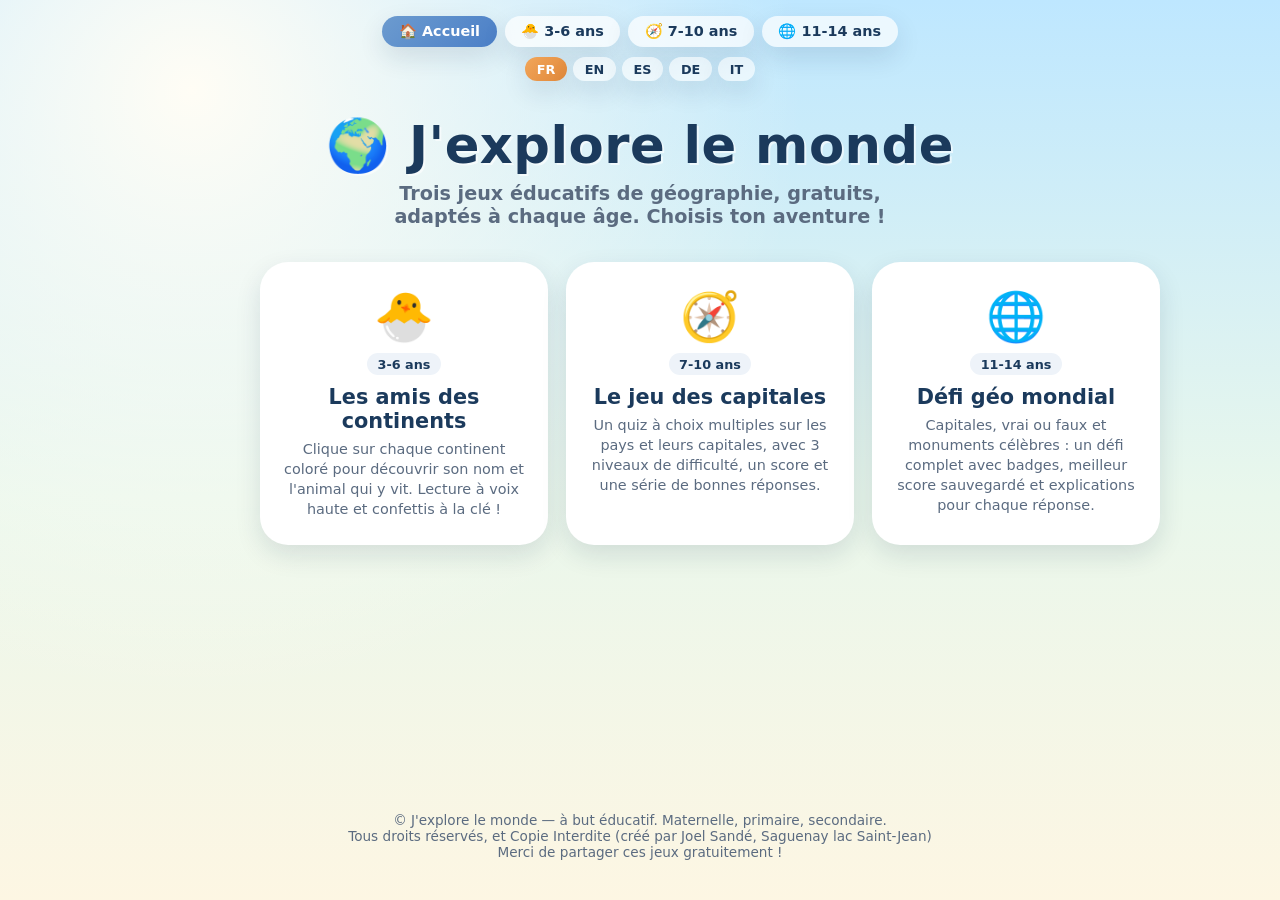
<file: index.html>
<!DOCTYPE html>
<html lang="fr">
<head>
<meta charset="UTF-8" />
<meta name="viewport" content="width=device-width, initial-scale=1" />
<title>J'explore le monde — jeux éducatifs de géographie (3 à 14 ans)</title>
<meta name="description" content="Trois jeux éducatifs gratuits de géographie adaptés par âge : continents et animaux (3-6 ans), capitales et drapeaux (7-10 ans), et défi mondial (11-14 ans)." />
<meta property="og:type" content="website" />
<meta property="og:title" content="J'explore le monde — jeux de géographie" />
<meta property="og:description" content="Trois jeux éducatifs gratuits de géographie, adaptés à chaque âge, de 3 à 14 ans." />
<link rel="canonical" href="https://joel3500.github.io/japprends_la_geographie/" />
<link rel="stylesheet" href="style.css" />
<script type="application/ld+json">
{
  "@context": "https://schema.org",
  "@type": "WebApplication",
  "name": "J'explore le monde",
  "description": "Trois jeux éducatifs gratuits de géographie adaptés par âge, de 3 à 14 ans.",
  "applicationCategory": "EducationalApplication",
  "operatingSystem": "Any (navigateur web)",
  "inLanguage": ["fr"],
  "isAccessibleForFree": true,
  "offers": { "@type": "Offer", "price": "0", "priceCurrency": "CAD" },
  "inLanguage": ["fr","en","es","de","it"],
  "author": { "@type": "Person", "name": "Joel Sandé" }
}
</script>
</head>
<body>

<nav class="page-nav" aria-label="Choisir une tranche d'âge">
  <a href="index.html" aria-current="page" id="navHome">🏠 Accueil</a>
  <a href="geo_3_6.html" id="nav36">🐣 3-6 ans</a>
  <a href="geo_7_10.html" id="nav710">🧭 7-10 ans</a>
  <a href="geo_11_14.html" id="nav1114">🌐 11-14 ans</a>
</nav>
<div id="langSwitcher"></div>

<header class="hero">
  <h1 id="heroTitle">🌍 J'explore le monde</h1>
  <p class="tagline" id="heroTagline">Trois jeux éducatifs de géographie, gratuits, adaptés à chaque âge. Choisis ton aventure !</p>
</header>

<main>
  <div class="age-grid">

    <a class="age-card" href="geo_3_6.html">
      <span class="a-emoji">🐣</span>
      <span class="a-age" id="card1Age">3-6 ans</span>
      <h2 id="card1Title">Les amis des continents</h2>
      <p id="card1Desc">Clique sur chaque continent coloré pour découvrir son nom et l'animal qui y vit. Lecture à voix haute et confettis à la clé !</p>
    </a>

    <a class="age-card" href="geo_7_10.html">
      <span class="a-emoji">🧭</span>
      <span class="a-age" id="card2Age">7-10 ans</span>
      <h2 id="card2Title">Le jeu des capitales</h2>
      <p id="card2Desc">Un quiz à choix multiples sur les pays et leurs capitales, avec 3 niveaux de difficulté, un score et une série de bonnes réponses.</p>
    </a>

    <a class="age-card" href="geo_11_14.html">
      <span class="a-emoji">🌐</span>
      <span class="a-age" id="card3Age">11-14 ans</span>
      <h2 id="card3Title">Défi géo mondial</h2>
      <p id="card3Desc">Capitales, vrai ou faux et monuments célèbres : un défi complet avec badges, meilleur score sauvegardé et explications pour chaque réponse.</p>
    </a>

  </div>
</main>

<footer>
  <p id="footerText">&copy; J'explore le monde — à but éducatif. Maternelle, primaire, secondaire.<br>
    Tous droits réservés, et Copie Interdite (créé par Joel Sandé, Saguenay lac Saint-Jean) <br>
    Merci de partager ces jeux gratuitement !
  </p>
</footer>

<script>
const I18N = {
  fr:{
    docTitle:"J'explore le monde — jeux éducatifs de géographie (3 à 14 ans)",
    navHome:"🏠 Accueil", nav36:"🐣 3-6 ans", nav710:"🧭 7-10 ans", nav1114:"🌐 11-14 ans",
    heroTitle:"🌍 J'explore le monde",
    heroTagline:"Trois jeux éducatifs de géographie, gratuits, adaptés à chaque âge. Choisis ton aventure !",
    card1Age:"3-6 ans", card1Title:"Les amis des continents",
    card1Desc:"Clique sur chaque continent coloré pour découvrir son nom et l'animal qui y vit. Lecture à voix haute et confettis à la clé !",
    card2Age:"7-10 ans", card2Title:"Le jeu des capitales",
    card2Desc:"Un quiz à choix multiples sur les pays et leurs capitales, avec 3 niveaux de difficulté, un score et une série de bonnes réponses.",
    card3Age:"11-14 ans", card3Title:"Défi géo mondial",
    card3Desc:"Capitales, vrai ou faux et monuments célèbres : un défi complet avec badges, meilleur score sauvegardé et explications pour chaque réponse.",
    footer:"&copy; J'explore le monde — à but éducatif. Maternelle, primaire, secondaire.<br>Tous droits réservés, et Copie Interdite (créé par Joel Sandé, Saguenay lac Saint-Jean)<br>Merci de partager ces jeux gratuitement !"
  },
  en:{
    docTitle:"I Explore the World — geography learning games (ages 3 to 14)",
    navHome:"🏠 Home", nav36:"🐣 3-6 yrs", nav710:"🧭 7-10 yrs", nav1114:"🌐 11-14 yrs",
    heroTitle:"🌍 I Explore the World",
    heroTagline:"Three free geography learning games, adapted to every age. Choose your adventure!",
    card1Age:"3-6 yrs", card1Title:"Friends of the continents",
    card1Desc:"Click each colorful continent to discover its name and the animal who lives there. Read-aloud and confetti included!",
    card2Age:"7-10 yrs", card2Title:"The capitals game",
    card2Desc:"A multiple-choice quiz on countries and their capitals, with 3 difficulty levels, a score and a winning streak.",
    card3Age:"11-14 yrs", card3Title:"World geo challenge",
    card3Desc:"Capitals, true or false and famous landmarks: a complete challenge with badges, saved best score and an explanation for every answer.",
    footer:"&copy; I Explore the World — for educational purposes. Preschool, elementary, middle school.<br>All rights reserved, copying strictly forbidden (created by Joel Sandé, Saguenay lac Saint-Jean)<br>Thank you for sharing these games widely!"
  },
  es:{
    docTitle:"Exploro el mundo — juegos educativos de geografía (3 a 14 años)",
    navHome:"🏠 Inicio", nav36:"🐣 3-6 años", nav710:"🧭 7-10 años", nav1114:"🌐 11-14 años",
    heroTitle:"🌍 Exploro el mundo",
    heroTagline:"Tres juegos educativos de geografía, gratuitos, adaptados a cada edad. ¡Elige tu aventura!",
    card1Age:"3-6 años", card1Title:"Los amigos de los continentes",
    card1Desc:"Haz clic en cada continente de color para descubrir su nombre y el animal que vive allí. ¡Lectura en voz alta y confeti incluidos!",
    card2Age:"7-10 años", card2Title:"El juego de las capitales",
    card2Desc:"Un cuestionario de opción múltiple sobre los países y sus capitales, con 3 niveles de dificultad, una puntuación y una racha de aciertos.",
    card3Age:"11-14 años", card3Title:"Desafío geo mundial",
    card3Desc:"Capitales, verdadero o falso y monumentos famosos: un desafío completo con insignias, mejor puntuación guardada y explicación de cada respuesta.",
    footer:"&copy; Exploro el mundo — con fines educativos. Preescolar, primaria, secundaria.<br>Todos los derechos reservados, copia estrictamente prohibida (creado por Joel Sandé, Saguenay lac Saint-Jean)<br>¡Gracias por compartir estos juegos gratuitamente!"
  },
  de:{
    docTitle:"Ich entdecke die Welt — Geografie-Lernspiele (3 bis 14 Jahre)",
    navHome:"🏠 Start", nav36:"🐣 3-6 Jahre", nav710:"🧭 7-10 Jahre", nav1114:"🌐 11-14 Jahre",
    heroTitle:"🌍 Ich entdecke die Welt",
    heroTagline:"Drei kostenlose Geografie-Lernspiele, passend für jedes Alter. Wähle dein Abenteuer!",
    card1Age:"3-6 Jahre", card1Title:"Die Freunde der Kontinente",
    card1Desc:"Klicke auf jeden bunten Kontinent, um seinen Namen und das dort lebende Tier zu entdecken. Mit Vorlesefunktion und Konfetti!",
    card2Age:"7-10 Jahre", card2Title:"Das Hauptstädte-Spiel",
    card2Desc:"Ein Multiple-Choice-Quiz über Länder und ihre Hauptstädte, mit 3 Schwierigkeitsstufen, einer Punktzahl und einer Erfolgsserie.",
    card3Age:"11-14 Jahre", card3Title:"Welt-Geo-Herausforderung",
    card3Desc:"Hauptstädte, Wahr oder Falsch und berühmte Bauwerke: eine komplette Herausforderung mit Abzeichen, gespeichertem Bestwert und Erklärung zu jeder Antwort.",
    footer:"&copy; Ich entdecke die Welt — zu Lernzwecken. Kindergarten, Grundschule, Sekundarstufe.<br>Alle Rechte vorbehalten, Kopieren strengstens untersagt (erstellt von Joel Sandé, Saguenay lac Saint-Jean)<br>Danke, dass ihr diese Spiele fleißig teilt!"
  },
  it:{
    docTitle:"Esploro il mondo — giochi educativi di geografia (3-14 anni)",
    navHome:"🏠 Home", nav36:"🐣 3-6 anni", nav710:"🧭 7-10 anni", nav1114:"🌐 11-14 anni",
    heroTitle:"🌍 Esploro il mondo",
    heroTagline:"Tre giochi educativi di geografia, gratuiti, adatti a ogni età. Scegli la tua avventura!",
    card1Age:"3-6 anni", card1Title:"Gli amici dei continenti",
    card1Desc:"Clicca su ogni continente colorato per scoprire il suo nome e l'animale che ci vive. Lettura ad alta voce e coriandoli inclusi!",
    card2Age:"7-10 anni", card2Title:"Il gioco delle capitali",
    card2Desc:"Un quiz a scelta multipla su paesi e capitali, con 3 livelli di difficoltà, un punteggio e una serie di risposte corrette.",
    card3Age:"11-14 anni", card3Title:"Sfida geo mondiale",
    card3Desc:"Capitali, vero o falso e monumenti famosi: una sfida completa con distintivi, miglior punteggio salvato e spiegazione per ogni risposta.",
    footer:"&copy; Esploro il mondo — a scopo educativo. Scuola materna, primaria, secondaria.<br>Tutti i diritti riservati, copia rigorosamente vietata (creato da Joel Sandé, Saguenay lac Saint-Jean)<br>Grazie di condividere questi giochi gratuitamente!"
  }
};

let currentLang = localStorage.getItem('geoGameLang') || 'fr';
function tr(){ return I18N[currentLang]; }

function updateStaticText(){
  document.documentElement.lang = currentLang;
  document.title = tr().docTitle;
  document.getElementById('navHome').textContent = tr().navHome;
  document.getElementById('nav36').textContent = tr().nav36;
  document.getElementById('nav710').textContent = tr().nav710;
  document.getElementById('nav1114').textContent = tr().nav1114;
  document.getElementById('heroTitle').textContent = tr().heroTitle;
  document.getElementById('heroTagline').textContent = tr().heroTagline;
  document.getElementById('card1Age').textContent = tr().card1Age;
  document.getElementById('card1Title').textContent = tr().card1Title;
  document.getElementById('card1Desc').textContent = tr().card1Desc;
  document.getElementById('card2Age').textContent = tr().card2Age;
  document.getElementById('card2Title').textContent = tr().card2Title;
  document.getElementById('card2Desc').textContent = tr().card2Desc;
  document.getElementById('card3Age').textContent = tr().card3Age;
  document.getElementById('card3Title').textContent = tr().card3Title;
  document.getElementById('card3Desc').textContent = tr().card3Desc;
  document.getElementById('footerText').innerHTML = tr().footer;
}

(function(){
  const container = document.getElementById('langSwitcher');
  const langs = ['fr','en','es','de','it'];
  langs.forEach(lang => {
    const btn = document.createElement('button');
    btn.className = 'lang-btn' + (lang === currentLang ? ' active' : '');
    btn.dataset.lang = lang;
    btn.textContent = lang.toUpperCase();
    btn.addEventListener('click', () => {
      currentLang = lang;
      localStorage.setItem('geoGameLang', lang);
      container.querySelectorAll('.lang-btn').forEach(b => b.classList.remove('active'));
      btn.classList.add('active');
      updateStaticText();
    });
    container.appendChild(btn);
  });
})();

updateStaticText();
</script>

</body>
</html>
</file>
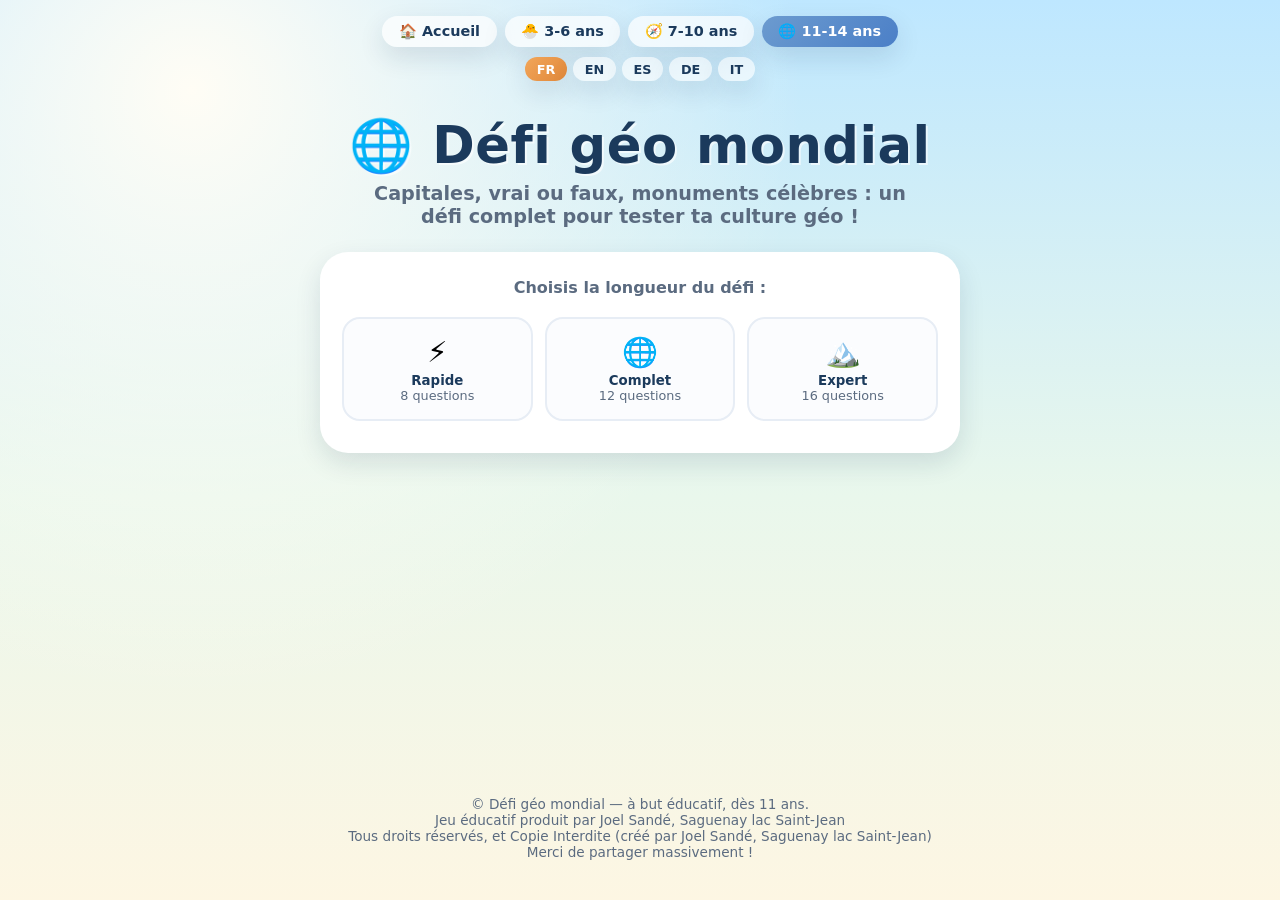
<file: geo_11_14.html>
<!DOCTYPE html>
<html lang="fr">
<head>
<meta charset="UTF-8" />
<meta name="viewport" content="width=device-width, initial-scale=1" />
<title>Défi géo mondial — géographie 11-14 ans</title>
<meta name="description" content="Défi éducatif gratuit mêlant capitales, vrai ou faux et monuments du monde, pour les 11-14 ans. Score, série de bonnes réponses et badges à débloquer." />
<link rel="canonical" href="https://joel3500.github.io/japprends_la_geographie/geo_11_14.html" />
<link rel="stylesheet" href="style.css" />
<script type="application/ld+json">
{
  "@context": "https://schema.org",
  "@type": "WebApplication",
  "name": "Défi géo mondial",
  "description": "Défi éducatif gratuit mêlant capitales, vrai ou faux et monuments du monde, dès 11 ans.",
  "applicationCategory": "EducationalApplication",
  "operatingSystem": "Any (navigateur web)",
  "isAccessibleForFree": true,
  "offers": { "@type": "Offer", "price": "0", "priceCurrency": "CAD" },
  "audience": { "@type": "PeopleAudience", "suggestedMinAge": 11 },
  "inLanguage": ["fr","en","es","de","it"],
  "author": { "@type": "Person", "name": "Joel Sandé" }
}
</script>
</head>
<body>

<nav class="page-nav" aria-label="Choisir une tranche d'âge">
  <a href="index.html" id="navHome">🏠 Accueil</a>
  <a href="geo_3_6.html" id="nav36">🐣 3-6 ans</a>
  <a href="geo_7_10.html" id="nav710">🧭 7-10 ans</a>
  <a href="geo_11_14.html" aria-current="page" id="nav1114">🌐 11-14 ans</a>
</nav>
<div id="langSwitcher"></div>

<header class="hero">
  <h1 id="heroTitle">🌐 Défi géo mondial</h1>
  <p class="tagline" id="heroTagline">Capitales, vrai ou faux, monuments célèbres : un défi complet pour tester ta culture géo !</p>
</header>

<main>
  <div class="quiz-wrap">

    <div class="mode-select" id="modeSelect">
      <p class="intro" id="introText">Choisis la longueur du défi :</p>
      <div class="mode-grid">
        <button class="mode-card" data-len="8">
          <span class="m-emoji">⚡</span>
          <span class="m-title" id="mode1Title">Rapide</span>
          <span class="m-sub" id="mode1Sub">8 questions</span>
        </button>
        <button class="mode-card" data-len="12">
          <span class="m-emoji">🌐</span>
          <span class="m-title" id="mode2Title">Complet</span>
          <span class="m-sub" id="mode2Sub">12 questions</span>
        </button>
        <button class="mode-card" data-len="16">
          <span class="m-emoji">🏔️</span>
          <span class="m-title" id="mode3Title">Expert</span>
          <span class="m-sub" id="mode3Sub">16 questions</span>
        </button>
      </div>
    </div>

    <div id="quizScreen" style="display:none;">
      <div class="quiz-topbar">
        <span class="quiz-stat">⭐ <span id="scoreLabel">Score</span> : <span id="scoreVal">0</span></span>
        <span class="quiz-stat">🔥 <span id="streakLabel">Série</span> : <span id="streakVal">0</span></span>
        <span class="quiz-stat">⏱️ <span id="timerVal">0</span> s</span>
      </div>
      <div class="progress-bar-track"><div class="progress-bar-fill" id="progressFill" style="width:0%"></div></div>

      <p class="question-eyebrow" id="qType"><span id="qTypeLabel">🧭 Capitale</span> — <span id="qWordLabel">Question</span> <span id="qIndex">1</span> / <span id="qTotal">12</span></p>
      <span class="question-flag" id="qEmoji">🌍</span>
      <p class="question-text" id="qText">…</p>

      <div class="choices" id="choicesRow"></div>
      <p class="feedback-msg" id="feedback"></p>
      <div class="quiz-actions">
        <button class="pill primary" id="nextBtn" style="display:none;">Suivant ▶</button>
      </div>
    </div>

    <div class="result-screen" id="resultScreen" style="display:none;">
      <span class="result-badge" id="resultBadge">🏆</span>
      <p class="result-score" id="resultScoreText">12 / 12</p>
      <p class="result-best" id="resultBest"></p>
      <p class="result-msg" id="resultMsg">Bravo !</p>
      <div class="quiz-actions">
        <button class="pill primary" id="playAgainBtn">🔄 Nouveau défi</button>
      </div>
    </div>

  </div>
</main>

<footer>
  <p id="footerText">&copy; Défi géo mondial — à but éducatif, dès 11 ans.                <br>
            Jeu éducatif produit par Joel Sandé, Saguenay lac Saint-Jean  <br>
            Tous droits réservés, et Copie Interdite (créé par Joel Sandé, Saguenay lac Saint-Jean) <br>
            Merci de partager massivement !
  </p>
</footer>

<script>
const I18N = {
  fr:{
    docTitle:"Défi géo mondial — géographie 11-14 ans",
    navHome:"🏠 Accueil", nav36:"🐣 3-6 ans", nav710:"🧭 7-10 ans", nav1114:"🌐 11-14 ans",
    heroTitle:"🌐 Défi géo mondial",
    heroTagline:"Capitales, vrai ou faux, monuments célèbres : un défi complet pour tester ta culture géo !",
    introText:"Choisis la longueur du défi :",
    mode1Title:"Rapide", mode2Title:"Complet", mode3Title:"Expert",
    questionsSuffix:"questions",
    scoreLabel:"Score", streakLabel:"Série",
    typeLabel:{ capital:'🧭 Capitale', tf:'🤔 Vrai ou faux', landmark:'🗺️ Monument' },
    qWord:"Question",
    tfOptions:['Vrai','Faux'],
    questionText:c => "Quelle est la capitale de " + c + " ?",
    feedbackOk:e => '✅ Exact ! ' + (e || ''),
    feedbackNo:(c,e) => '❌ Réponse : ' + c + (e ? '. ' + e : ''),
    nextBtn:"Suivant ▶",
    playAgainBtn:"🔄 Nouveau défi",
    resultBadge:(ratio)=> ratio===1?'💎':ratio>=0.8?'🥇':ratio>=0.6?'🥈':'🥉',
    resultMsg:(ratio)=> ratio===1 ? 'Score parfait ! Tu es un·e expert·e en géographie mondiale.' : ratio>=0.8 ? 'Excellent ! Ta culture géo est impressionnante.' : ratio>=0.6 ? "Bien joué, encore un peu d'entraînement pour l'or !" : 'Bon départ, continue à explorer la planète !',
    bestPrefix:(total,best)=>'Meilleur score (défi '+total+' questions) : '+best+' / '+total,
    footer:"&copy; Défi géo mondial — à but éducatif, dès 11 ans.<br>Jeu éducatif produit par Joel Sandé, Saguenay lac Saint-Jean<br>Tous droits réservés, et Copie Interdite (créé par Joel Sandé, Saguenay lac Saint-Jean)<br>Merci de partager massivement !",
    capitals:[
      ["Argentine","Buenos Aires","🇦🇷"], ["Nouvelle-Zélande","Wellington","🇳🇿"], ["Vietnam","Hanoï","🇻🇳"],
      ["Islande","Reykjavik","🇮🇸"], ["Finlande","Helsinki","🇫🇮"], ["Nigéria","Abuja","🇳🇬"],
      ["Chili","Santiago","🇨🇱"], ["Pérou","Lima","🇵🇪"], ["Thaïlande","Bangkok","🇹🇭"],
      ["Ukraine","Kiev","🇺🇦"], ["Suisse","Berne","🇨🇭"], ["Éthiopie","Addis-Abeba","🇪🇹"],
      ["Malaisie","Kuala Lumpur","🇲🇾"], ["Indonésie","Jakarta","🇮🇩"], ["Pologne","Varsovie","🇵🇱"],
      ["Colombie","Bogotá","🇨🇴"]
    ],
    truefalse:[
      { s:"Le Nil est le fleuve le plus long du monde.", a:true, e:"Le Nil (environ 6 650 km) est traditionnellement considéré comme le plus long fleuve du monde." },
      { s:"Le Sahara est le plus grand désert du monde, toutes catégories confondues.", a:false, e:"C'est le plus grand désert chaud, mais l'Antarctique — un désert froid — est en réalité le plus vaste désert du monde." },
      { s:"L'Everest est le plus haut sommet du monde au-dessus du niveau de la mer.", a:true, e:"Avec 8 849 m, l'Everest est bien le plus haut sommet mesuré depuis le niveau de la mer." },
      { s:"Le Canada compte plus de lacs qu'aucun autre pays au monde.", a:true, e:"Le Canada abrite environ 60% des lacs de la planète, grâce à son passé glaciaire." },
      { s:"L'Australie est à la fois un pays et un continent.", a:true, e:"L'Australie est unique : elle forme son propre continent tout en étant un seul pays." },
      { s:"La Grande Muraille de Chine est visible à l'œil nu depuis la Lune.", a:false, e:"C'est un mythe très répandu : depuis la Lune, aucune construction humaine n'est visible à l'œil nu." },
      { s:"Le Vatican est le plus petit pays du monde.", a:true, e:"Avec environ 0,49 km², le Vatican est bien le plus petit État souverain du monde." },
      { s:"L'océan Pacifique est le plus grand océan du monde.", a:true, e:"Le Pacifique couvre à lui seul près d'un tiers de la surface de la Terre." },
      { s:"Le mont Kilimandjaro se trouve en Afrique.", a:true, e:"Le Kilimandjaro, plus haut sommet d'Afrique, se situe en Tanzanie." },
      { s:"La mer Morte est le point le plus bas de la surface terrestre accessible.", a:true, e:"Sa surface se situe à environ 430 m sous le niveau de la mer." },
      { s:"L'Amazonie abrite la plus grande forêt tropicale du monde.", a:true, e:"La forêt amazonienne est la plus vaste forêt tropicale de la planète." },
      { s:"Le Groenland est officiellement un continent.", a:false, e:"Le Groenland est la plus grande île du monde, mais ce n'est pas un continent." },
      { s:"La Russie s'étend sur deux continents, l'Europe et l'Asie.", a:true, e:"La Russie est un pays transcontinental, à cheval sur l'Europe et l'Asie." },
      { s:"L'équateur traverse le Brésil.", a:true, e:"L'équateur passe par le nord du Brésil, notamment près de la ville de Macapá." },
      { s:"Le point culminant de l'Europe est le Mont Blanc.", a:false, e:"Selon la définition la plus courante, c'est le mont Elbrouz (Russie/Caucase) qui est le plus haut sommet d'Europe." },
      { s:"Singapour est à la fois une ville et un pays.", a:true, e:"Singapour est une cité-État : sa capitale et son territoire national se confondent." }
    ],
    landmarks:[
      { d:"🗼 Une haute tour de fer construite pour une exposition universelle, au bord d'un fleuve.", a:"France", opts:["France","Italie","Espagne","Allemagne"] },
      { d:"🏛️ Un immense amphithéâtre antique en forme d'ellipse, où avaient lieu des combats.", a:"Italie", opts:["Italie","Grèce","Turquie","Égypte"] },
      { d:"🕌 Un mausolée de marbre blanc construit par un empereur pour son épouse.", a:"Inde", opts:["Inde","Pakistan","Iran","Turquie"] },
      { d:"🏔️ Une ancienne cité inca perchée en haut des montagnes.", a:"Pérou", opts:["Pérou","Chili","Bolivie","Équateur"] },
      { d:"🐫 D'immenses pyramides vieilles de plus de 4000 ans, près d'un grand fleuve.", a:"Égypte", opts:["Égypte","Soudan","Maroc","Jordanie"] },
      { d:"🗽 Une statue géante tenant une torche, offerte en cadeau entre deux pays.", a:"États-Unis", opts:["États-Unis","Canada","France","Royaume-Uni"] },
      { d:"🏯 Une très longue muraille de pierre qui traverse tout le nord du pays.", a:"Chine", opts:["Chine","Mongolie","Corée du Sud","Japon"] },
      { d:"🎭 Un opéra en forme de grandes voiles blanches, construit au bord de l'eau.", a:"Australie", opts:["Australie","Nouvelle-Zélande","Afrique du Sud","Canada"] },
      { d:"⛩️ Un mont sacré et volcanique, symbole du pays, souvent peint enneigé.", a:"Japon", opts:["Japon","Corée du Sud","Chine","Philippines"] },
      { d:"🏟️ Une tour penchée célèbre, construite par erreur sur un sol trop mou.", a:"Italie", opts:["Italie","Espagne","France","Portugal"] }
    ]
  },
  en:{
    docTitle:"World geo challenge — geography ages 11-14",
    navHome:"🏠 Home", nav36:"🐣 3-6 yrs", nav710:"🧭 7-10 yrs", nav1114:"🌐 11-14 yrs",
    heroTitle:"🌐 World geo challenge",
    heroTagline:"Capitals, true or false, famous landmarks: a complete challenge to test your geography knowledge!",
    introText:"Choose the length of the challenge:",
    mode1Title:"Quick", mode2Title:"Full", mode3Title:"Expert",
    questionsSuffix:"questions",
    scoreLabel:"Score", streakLabel:"Streak",
    typeLabel:{ capital:'🧭 Capital', tf:'🤔 True or false', landmark:'🗺️ Landmark' },
    qWord:"Question",
    tfOptions:['True','False'],
    questionText:c => "What is the capital of " + c + "?",
    feedbackOk:e => '✅ Correct! ' + (e || ''),
    feedbackNo:(c,e) => '❌ Answer: ' + c + (e ? '. ' + e : ''),
    nextBtn:"Next ▶",
    playAgainBtn:"🔄 New challenge",
    resultBadge:(ratio)=> ratio===1?'💎':ratio>=0.8?'🥇':ratio>=0.6?'🥈':'🥉',
    resultMsg:(ratio)=> ratio===1 ? 'Perfect score! You are a world geography expert.' : ratio>=0.8 ? 'Excellent! Your geography knowledge is impressive.' : ratio>=0.6 ? "Well done, a bit more practice for gold!" : 'Good start, keep exploring the planet!',
    bestPrefix:(total,best)=>'Best score ('+total+'-question challenge): '+best+' / '+total,
    footer:"&copy; World geo challenge — for educational purposes, ages 11+.<br>Learning game made by Joel Sandé, Saguenay lac Saint-Jean<br>All rights reserved, copying strictly forbidden (created by Joel Sandé, Saguenay lac Saint-Jean)<br>Thank you for sharing widely!",
    capitals:[
      ["Argentina","Buenos Aires","🇦🇷"], ["New Zealand","Wellington","🇳🇿"], ["Vietnam","Hanoi","🇻🇳"],
      ["Iceland","Reykjavik","🇮🇸"], ["Finland","Helsinki","🇫🇮"], ["Nigeria","Abuja","🇳🇬"],
      ["Chile","Santiago","🇨🇱"], ["Peru","Lima","🇵🇪"], ["Thailand","Bangkok","🇹🇭"],
      ["Ukraine","Kyiv","🇺🇦"], ["Switzerland","Bern","🇨🇭"], ["Ethiopia","Addis Ababa","🇪🇹"],
      ["Malaysia","Kuala Lumpur","🇲🇾"], ["Indonesia","Jakarta","🇮🇩"], ["Poland","Warsaw","🇵🇱"],
      ["Colombia","Bogotá","🇨🇴"]
    ],
    truefalse:[
      { s:"The Nile is the longest river in the world.", a:true, e:"The Nile (about 6,650 km) is traditionally considered the longest river in the world." },
      { s:"The Sahara is the largest desert in the world, of any kind.", a:false, e:"It's the largest hot desert, but Antarctica — a cold desert — is actually the largest desert in the world." },
      { s:"Everest is the highest peak in the world above sea level.", a:true, e:"At 8,849 m, Everest is indeed the highest peak measured from sea level." },
      { s:"Canada has more lakes than any other country in the world.", a:true, e:"Canada is home to about 60% of the planet's lakes, thanks to its glacial past." },
      { s:"Australia is both a country and a continent.", a:true, e:"Australia is unique: it forms its own continent while being a single country." },
      { s:"The Great Wall of China is visible to the naked eye from the Moon.", a:false, e:"This is a very common myth: from the Moon, no human construction is visible to the naked eye." },
      { s:"The Vatican is the smallest country in the world.", a:true, e:"At about 0.49 km², the Vatican is indeed the smallest sovereign state in the world." },
      { s:"The Pacific Ocean is the largest ocean in the world.", a:true, e:"The Pacific alone covers nearly a third of the Earth's surface." },
      { s:"Mount Kilimanjaro is located in Africa.", a:true, e:"Kilimanjaro, Africa's highest peak, is located in Tanzania." },
      { s:"The Dead Sea is the lowest accessible point on Earth's surface.", a:true, e:"Its surface lies about 430 m below sea level." },
      { s:"The Amazon is home to the largest rainforest in the world.", a:true, e:"The Amazon rainforest is the largest tropical forest on the planet." },
      { s:"Greenland is officially a continent.", a:false, e:"Greenland is the largest island in the world, but it is not a continent." },
      { s:"Russia spans two continents, Europe and Asia.", a:true, e:"Russia is a transcontinental country, straddling Europe and Asia." },
      { s:"The equator crosses Brazil.", a:true, e:"The equator passes through northern Brazil, notably near the city of Macapá." },
      { s:"Europe's highest point is Mont Blanc.", a:false, e:"By the most common definition, it is Mount Elbrus (Russia/Caucasus) that is Europe's highest peak." },
      { s:"Singapore is both a city and a country.", a:true, e:"Singapore is a city-state: its capital and its national territory are one and the same." }
    ],
    landmarks:[
      { d:"🗼 A tall iron tower built for a world's fair, next to a river.", a:"France", opts:["France","Italy","Spain","Germany"] },
      { d:"🏛️ A huge ancient ellipse-shaped amphitheater, where battles once took place.", a:"Italy", opts:["Italy","Greece","Turkey","Egypt"] },
      { d:"🕌 A white marble mausoleum built by an emperor for his wife.", a:"India", opts:["India","Pakistan","Iran","Turkey"] },
      { d:"🏔️ An ancient Inca city perched high in the mountains.", a:"Peru", opts:["Peru","Chile","Bolivia","Ecuador"] },
      { d:"🐫 Huge pyramids over 4000 years old, near a great river.", a:"Egypt", opts:["Egypt","Sudan","Morocco","Jordan"] },
      { d:"🗽 A giant statue holding a torch, given as a gift between two countries.", a:"United States", opts:["United States","Canada","France","United Kingdom"] },
      { d:"🏯 A very long stone wall that crosses the whole north of the country.", a:"China", opts:["China","Mongolia","South Korea","Japan"] },
      { d:"🎭 An opera house shaped like large white sails, built by the water.", a:"Australia", opts:["Australia","New Zealand","South Africa","Canada"] },
      { d:"⛩️ A sacred volcanic mountain, a symbol of the country, often shown snow-capped.", a:"Japan", opts:["Japan","South Korea","China","Philippines"] },
      { d:"🏟️ A famous leaning tower, built by mistake on ground that was too soft.", a:"Italy", opts:["Italy","Spain","France","Portugal"] }
    ]
  },
  es:{
    docTitle:"Desafío geo mundial — geografía 11-14 años",
    navHome:"🏠 Inicio", nav36:"🐣 3-6 años", nav710:"🧭 7-10 años", nav1114:"🌐 11-14 años",
    heroTitle:"🌐 Desafío geo mundial",
    heroTagline:"Capitales, verdadero o falso, monumentos famosos: ¡un desafío completo para poner a prueba tu cultura geográfica!",
    introText:"Elige la duración del desafío:",
    mode1Title:"Rápido", mode2Title:"Completo", mode3Title:"Experto",
    questionsSuffix:"preguntas",
    scoreLabel:"Puntos", streakLabel:"Racha",
    typeLabel:{ capital:'🧭 Capital', tf:'🤔 Verdadero o falso', landmark:'🗺️ Monumento' },
    qWord:"Pregunta",
    tfOptions:['Verdadero','Falso'],
    questionText:c => "¿Cuál es la capital de " + c + "?",
    feedbackOk:e => '✅ ¡Correcto! ' + (e || ''),
    feedbackNo:(c,e) => '❌ Respuesta: ' + c + (e ? '. ' + e : ''),
    nextBtn:"Siguiente ▶",
    playAgainBtn:"🔄 Nuevo desafío",
    resultBadge:(ratio)=> ratio===1?'💎':ratio>=0.8?'🥇':ratio>=0.6?'🥈':'🥉',
    resultMsg:(ratio)=> ratio===1 ? '¡Puntuación perfecta! Eres un experto en geografía mundial.' : ratio>=0.8 ? '¡Excelente! Tu cultura geográfica es impresionante.' : ratio>=0.6 ? '¡Bien hecho, un poco más de práctica para el oro!' : '¡Buen comienzo, sigue explorando el planeta!',
    bestPrefix:(total,best)=>'Mejor puntuación (desafío de '+total+' preguntas): '+best+' / '+total,
    footer:"&copy; Desafío geo mundial — con fines educativos, desde 11 años.<br>Juego educativo creado por Joel Sandé, Saguenay lac Saint-Jean<br>Todos los derechos reservados, copia estrictamente prohibida (creado por Joel Sandé, Saguenay lac Saint-Jean)<br>¡Gracias por compartir masivamente!",
    capitals:[
      ["Argentina","Buenos Aires","🇦🇷"], ["Nueva Zelanda","Wellington","🇳🇿"], ["Vietnam","Hanói","🇻🇳"],
      ["Islandia","Reikiavik","🇮🇸"], ["Finlandia","Helsinki","🇫🇮"], ["Nigeria","Abuya","🇳🇬"],
      ["Chile","Santiago","🇨🇱"], ["Perú","Lima","🇵🇪"], ["Tailandia","Bangkok","🇹🇭"],
      ["Ucrania","Kiev","🇺🇦"], ["Suiza","Berna","🇨🇭"], ["Etiopía","Adís Abeba","🇪🇹"],
      ["Malasia","Kuala Lumpur","🇲🇾"], ["Indonesia","Yakarta","🇮🇩"], ["Polonia","Varsovia","🇵🇱"],
      ["Colombia","Bogotá","🇨🇴"]
    ],
    truefalse:[
      { s:"El Nilo es el río más largo del mundo.", a:true, e:"El Nilo (unos 6.650 km) se considera tradicionalmente el río más largo del mundo." },
      { s:"El Sahara es el desierto más grande del mundo, de cualquier tipo.", a:false, e:"Es el desierto cálido más grande, pero la Antártida — un desierto frío — es en realidad el desierto más extenso del mundo." },
      { s:"El Everest es el pico más alto del mundo sobre el nivel del mar.", a:true, e:"Con 8.849 m, el Everest es efectivamente el pico más alto medido desde el nivel del mar." },
      { s:"Canadá tiene más lagos que cualquier otro país del mundo.", a:true, e:"Canadá alberga cerca del 60% de los lagos del planeta, gracias a su pasado glaciar." },
      { s:"Australia es a la vez un país y un continente.", a:true, e:"Australia es única: forma su propio continente y a la vez es un solo país." },
      { s:"La Gran Muralla China es visible a simple vista desde la Luna.", a:false, e:"Es un mito muy extendido: desde la Luna, ninguna construcción humana es visible a simple vista." },
      { s:"El Vaticano es el país más pequeño del mundo.", a:true, e:"Con unos 0,49 km², el Vaticano es efectivamente el estado soberano más pequeño del mundo." },
      { s:"El océano Pacífico es el océano más grande del mundo.", a:true, e:"El Pacífico cubre por sí solo casi un tercio de la superficie de la Tierra." },
      { s:"El monte Kilimanjaro se encuentra en África.", a:true, e:"El Kilimanjaro, el pico más alto de África, se encuentra en Tanzania." },
      { s:"El mar Muerto es el punto accesible más bajo de la superficie terrestre.", a:true, e:"Su superficie se encuentra a unos 430 m bajo el nivel del mar." },
      { s:"La Amazonía alberga la selva tropical más grande del mundo.", a:true, e:"La selva amazónica es la selva tropical más extensa del planeta." },
      { s:"Groenlandia es oficialmente un continente.", a:false, e:"Groenlandia es la isla más grande del mundo, pero no es un continente." },
      { s:"Rusia se extiende por dos continentes, Europa y Asia.", a:true, e:"Rusia es un país transcontinental, a caballo entre Europa y Asia." },
      { s:"El ecuador atraviesa Brasil.", a:true, e:"El ecuador pasa por el norte de Brasil, cerca de la ciudad de Macapá." },
      { s:"El punto más alto de Europa es el Mont Blanc.", a:false, e:"Según la definición más común, es el monte Elbrús (Rusia/Cáucaso) el pico más alto de Europa." },
      { s:"Singapur es a la vez una ciudad y un país.", a:true, e:"Singapur es una ciudad-estado: su capital y su territorio nacional son lo mismo." }
    ],
    landmarks:[
      { d:"🗼 Una alta torre de hierro construida para una exposición universal, junto a un río.", a:"Francia", opts:["Francia","Italia","España","Alemania"] },
      { d:"🏛️ Un inmenso anfiteatro antiguo con forma de elipse, donde se libraban combates.", a:"Italia", opts:["Italia","Grecia","Turquía","Egipto"] },
      { d:"🕌 Un mausoleo de mármol blanco construido por un emperador para su esposa.", a:"India", opts:["India","Pakistán","Irán","Turquía"] },
      { d:"🏔️ Una antigua ciudad inca encaramada en lo alto de las montañas.", a:"Perú", opts:["Perú","Chile","Bolivia","Ecuador"] },
      { d:"🐫 Inmensas pirámides de más de 4000 años, cerca de un gran río.", a:"Egipto", opts:["Egipto","Sudán","Marruecos","Jordania"] },
      { d:"🗽 Una estatua gigante que sostiene una antorcha, ofrecida como regalo entre dos países.", a:"Estados Unidos", opts:["Estados Unidos","Canadá","Francia","Reino Unido"] },
      { d:"🏯 Una larguísima muralla de piedra que atraviesa todo el norte del país.", a:"China", opts:["China","Mongolia","Corea del Sur","Japón"] },
      { d:"🎭 Un teatro de ópera con forma de grandes velas blancas, construido junto al agua.", a:"Australia", opts:["Australia","Nueva Zelanda","Sudáfrica","Canadá"] },
      { d:"⛩️ Una montaña volcánica sagrada, símbolo del país, a menudo representada nevada.", a:"Japón", opts:["Japón","Corea del Sur","China","Filipinas"] },
      { d:"🏟️ Una famosa torre inclinada, construida por error sobre un suelo demasiado blando.", a:"Italia", opts:["Italia","España","Francia","Portugal"] }
    ]
  },
  de:{
    docTitle:"Welt-Geo-Herausforderung — Geografie 11-14 Jahre",
    navHome:"🏠 Start", nav36:"🐣 3-6 Jahre", nav710:"🧭 7-10 Jahre", nav1114:"🌐 11-14 Jahre",
    heroTitle:"🌐 Welt-Geo-Herausforderung",
    heroTagline:"Hauptstädte, Wahr oder Falsch, berühmte Bauwerke: eine komplette Herausforderung, um dein Geografiewissen zu testen!",
    introText:"Wähle die Länge der Herausforderung:",
    mode1Title:"Schnell", mode2Title:"Komplett", mode3Title:"Experte",
    questionsSuffix:"Fragen",
    scoreLabel:"Punkte", streakLabel:"Serie",
    typeLabel:{ capital:'🧭 Hauptstadt', tf:'🤔 Wahr oder falsch', landmark:'🗺️ Bauwerk' },
    qWord:"Frage",
    tfOptions:['Wahr','Falsch'],
    questionText:c => "Was ist die Hauptstadt von " + c + "?",
    feedbackOk:e => '✅ Richtig! ' + (e || ''),
    feedbackNo:(c,e) => '❌ Antwort: ' + c + (e ? '. ' + e : ''),
    nextBtn:"Weiter ▶",
    playAgainBtn:"🔄 Neue Herausforderung",
    resultBadge:(ratio)=> ratio===1?'💎':ratio>=0.8?'🥇':ratio>=0.6?'🥈':'🥉',
    resultMsg:(ratio)=> ratio===1 ? 'Perfekte Punktzahl! Du bist ein Experte in Weltgeografie.' : ratio>=0.8 ? 'Ausgezeichnet! Dein geografisches Wissen ist beeindruckend.' : ratio>=0.6 ? 'Gut gemacht, noch etwas Übung für Gold!' : 'Guter Anfang, erkunde den Planeten weiter!',
    bestPrefix:(total,best)=>'Bestwert (Herausforderung mit '+total+' Fragen): '+best+' / '+total,
    footer:"&copy; Welt-Geo-Herausforderung — zu Lernzwecken, ab 11 Jahren.<br>Lernspiel erstellt von Joel Sandé, Saguenay lac Saint-Jean<br>Alle Rechte vorbehalten, Kopieren strengstens untersagt (erstellt von Joel Sandé, Saguenay lac Saint-Jean)<br>Danke, dass ihr es fleißig teilt!",
    capitals:[
      ["Argentinien","Buenos Aires","🇦🇷"], ["Neuseeland","Wellington","🇳🇿"], ["Vietnam","Hanoi","🇻🇳"],
      ["Island","Reykjavik","🇮🇸"], ["Finnland","Helsinki","🇫🇮"], ["Nigeria","Abuja","🇳🇬"],
      ["Chile","Santiago","🇨🇱"], ["Peru","Lima","🇵🇪"], ["Thailand","Bangkok","🇹🇭"],
      ["Ukraine","Kiew","🇺🇦"], ["Schweiz","Bern","🇨🇭"], ["Äthiopien","Addis Abeba","🇪🇹"],
      ["Malaysia","Kuala Lumpur","🇲🇾"], ["Indonesien","Jakarta","🇮🇩"], ["Polen","Warschau","🇵🇱"],
      ["Kolumbien","Bogotá","🇨🇴"]
    ],
    truefalse:[
      { s:"Der Nil ist der längste Fluss der Welt.", a:true, e:"Der Nil (etwa 6.650 km) gilt traditionell als der längste Fluss der Welt." },
      { s:"Die Sahara ist die größte Wüste der Welt, aller Arten.", a:false, e:"Sie ist die größte heiße Wüste, aber die Antarktis — eine kalte Wüste — ist eigentlich die größte Wüste der Welt." },
      { s:"Der Everest ist der höchste Gipfel der Welt über dem Meeresspiegel.", a:true, e:"Mit 8.849 m ist der Everest tatsächlich der höchste, vom Meeresspiegel aus gemessene Gipfel." },
      { s:"Kanada hat mehr Seen als jedes andere Land der Welt.", a:true, e:"Kanada beherbergt dank seiner eiszeitlichen Vergangenheit etwa 60% der Seen der Erde." },
      { s:"Australien ist sowohl ein Land als auch ein Kontinent.", a:true, e:"Australien ist einzigartig: Es bildet seinen eigenen Kontinent und ist gleichzeitig ein einziges Land." },
      { s:"Die Chinesische Mauer ist mit bloßem Auge vom Mond aus sichtbar.", a:false, e:"Das ist ein weitverbreiteter Mythos: Vom Mond aus ist mit bloßem Auge kein menschliches Bauwerk sichtbar." },
      { s:"Der Vatikan ist das kleinste Land der Welt.", a:true, e:"Mit etwa 0,49 km² ist der Vatikan tatsächlich der kleinste souveräne Staat der Welt." },
      { s:"Der Pazifische Ozean ist der größte Ozean der Welt.", a:true, e:"Der Pazifik allein bedeckt fast ein Drittel der Erdoberfläche." },
      { s:"Der Kilimandscharo liegt in Afrika.", a:true, e:"Der Kilimandscharo, Afrikas höchster Gipfel, liegt in Tansania." },
      { s:"Das Tote Meer ist der niedrigste zugängliche Punkt der Erdoberfläche.", a:true, e:"Seine Oberfläche liegt etwa 430 m unter dem Meeresspiegel." },
      { s:"Amazonien beherbergt den größten Regenwald der Welt.", a:true, e:"Der Amazonas-Regenwald ist der größte tropische Wald der Erde." },
      { s:"Grönland ist offiziell ein Kontinent.", a:false, e:"Grönland ist die größte Insel der Welt, aber kein Kontinent." },
      { s:"Russland erstreckt sich über zwei Kontinente, Europa und Asien.", a:true, e:"Russland ist ein transkontinentales Land, das sich über Europa und Asien erstreckt." },
      { s:"Der Äquator verläuft durch Brasilien.", a:true, e:"Der Äquator verläuft durch den Norden Brasiliens, insbesondere nahe der Stadt Macapá." },
      { s:"Der höchste Punkt Europas ist der Mont Blanc.", a:false, e:"Nach der gängigsten Definition ist der Elbrus (Russland/Kaukasus) der höchste Gipfel Europas." },
      { s:"Singapur ist sowohl eine Stadt als auch ein Land.", a:true, e:"Singapur ist ein Stadtstaat: seine Hauptstadt und sein Staatsgebiet sind ein und dasselbe." }
    ],
    landmarks:[
      { d:"🗼 Ein hoher Eisenturm, der für eine Weltausstellung an einem Fluss erbaut wurde.", a:"Frankreich", opts:["Frankreich","Italien","Spanien","Deutschland"] },
      { d:"🏛️ Ein riesiges antikes Amphitheater in Ellipsenform, in dem einst Kämpfe stattfanden.", a:"Italien", opts:["Italien","Griechenland","Türkei","Ägypten"] },
      { d:"🕌 Ein Mausoleum aus weißem Marmor, das ein Kaiser für seine Frau erbauen ließ.", a:"Indien", opts:["Indien","Pakistan","Iran","Türkei"] },
      { d:"🏔️ Eine alte Inka-Stadt hoch oben in den Bergen.", a:"Peru", opts:["Peru","Chile","Bolivien","Ecuador"] },
      { d:"🐫 Riesige, über 4000 Jahre alte Pyramiden in der Nähe eines großen Flusses.", a:"Ägypten", opts:["Ägypten","Sudan","Marokko","Jordanien"] },
      { d:"🗽 Eine riesige Statue mit einer Fackel, ein Geschenk zwischen zwei Ländern.", a:"Vereinigte Staaten", opts:["Vereinigte Staaten","Kanada","Frankreich","Vereinigtes Königreich"] },
      { d:"🏯 Eine sehr lange Steinmauer, die den gesamten Norden des Landes durchquert.", a:"China", opts:["China","Mongolei","Südkorea","Japan"] },
      { d:"🎭 Ein Opernhaus in Form großer weißer Segel, am Wasser erbaut.", a:"Australien", opts:["Australien","Neuseeland","Südafrika","Kanada"] },
      { d:"⛩️ Ein heiliger vulkanischer Berg, Symbol des Landes, oft schneebedeckt dargestellt.", a:"Japan", opts:["Japan","Südkorea","China","Philippinen"] },
      { d:"🏟️ Ein berühmter schiefer Turm, versehentlich auf zu weichem Boden erbaut.", a:"Italien", opts:["Italien","Spanien","Frankreich","Portugal"] }
    ]
  },
  it:{
    docTitle:"Sfida geo mondiale — geografia 11-14 anni",
    navHome:"🏠 Home", nav36:"🐣 3-6 anni", nav710:"🧭 7-10 anni", nav1114:"🌐 11-14 anni",
    heroTitle:"🌐 Sfida geo mondiale",
    heroTagline:"Capitali, vero o falso, monumenti famosi: una sfida completa per testare la tua cultura geografica!",
    introText:"Scegli la lunghezza della sfida:",
    mode1Title:"Rapida", mode2Title:"Completa", mode3Title:"Esperto",
    questionsSuffix:"domande",
    scoreLabel:"Punti", streakLabel:"Serie",
    typeLabel:{ capital:'🧭 Capitale', tf:'🤔 Vero o falso', landmark:'🗺️ Monumento' },
    qWord:"Domanda",
    tfOptions:['Vero','Falso'],
    questionText:c => "Qual è la capitale di " + c + "?",
    feedbackOk:e => '✅ Esatto! ' + (e || ''),
    feedbackNo:(c,e) => '❌ Risposta: ' + c + (e ? '. ' + e : ''),
    nextBtn:"Avanti ▶",
    playAgainBtn:"🔄 Nuova sfida",
    resultBadge:(ratio)=> ratio===1?'💎':ratio>=0.8?'🥇':ratio>=0.6?'🥈':'🥉',
    resultMsg:(ratio)=> ratio===1 ? 'Punteggio perfetto! Sei un esperto di geografia mondiale.' : ratio>=0.8 ? 'Eccellente! La tua cultura geografica è impressionante.' : ratio>=0.6 ? "Ben fatto, ancora un po' di allenamento per l'oro!" : 'Buon inizio, continua a esplorare il pianeta!',
    bestPrefix:(total,best)=>'Miglior punteggio (sfida da '+total+' domande): '+best+' / '+total,
    footer:"&copy; Sfida geo mondiale — a scopo educativo, dai 11 anni.<br>Gioco educativo creato da Joel Sandé, Saguenay lac Saint-Jean<br>Tutti i diritti riservati, copia rigorosamente vietata (creato da Joel Sandé, Saguenay lac Saint-Jean)<br>Grazie di condividerlo tantissimo!",
    capitals:[
      ["Argentina","Buenos Aires","🇦🇷"], ["Nuova Zelanda","Wellington","🇳🇿"], ["Vietnam","Hanoi","🇻🇳"],
      ["Islanda","Reykjavik","🇮🇸"], ["Finlandia","Helsinki","🇫🇮"], ["Nigeria","Abuja","🇳🇬"],
      ["Cile","Santiago","🇨🇱"], ["Perù","Lima","🇵🇪"], ["Thailandia","Bangkok","🇹🇭"],
      ["Ucraina","Kiev","🇺🇦"], ["Svizzera","Berna","🇨🇭"], ["Etiopia","Addis Abeba","🇪🇹"],
      ["Malesia","Kuala Lumpur","🇲🇾"], ["Indonesia","Giacarta","🇮🇩"], ["Polonia","Varsavia","🇵🇱"],
      ["Colombia","Bogotá","🇨🇴"]
    ],
    truefalse:[
      { s:"Il Nilo è il fiume più lungo del mondo.", a:true, e:"Il Nilo (circa 6.650 km) è tradizionalmente considerato il fiume più lungo del mondo." },
      { s:"Il Sahara è il deserto più grande del mondo, in assoluto.", a:false, e:"È il deserto caldo più grande, ma l'Antartide — un deserto freddo — è in realtà il deserto più vasto del mondo." },
      { s:"L'Everest è la vetta più alta del mondo sopra il livello del mare.", a:true, e:"Con 8.849 m, l'Everest è effettivamente la vetta più alta misurata dal livello del mare." },
      { s:"Il Canada ha più laghi di qualsiasi altro paese al mondo.", a:true, e:"Il Canada ospita circa il 60% dei laghi del pianeta, grazie al suo passato glaciale." },
      { s:"L'Australia è allo stesso tempo un paese e un continente.", a:true, e:"L'Australia è unica: costituisce il proprio continente pur essendo un unico paese." },
      { s:"La Grande Muraglia Cinese è visibile a occhio nudo dalla Luna.", a:false, e:"È un mito molto diffuso: dalla Luna, nessuna costruzione umana è visibile a occhio nudo." },
      { s:"Il Vaticano è il paese più piccolo del mondo.", a:true, e:"Con circa 0,49 km², il Vaticano è davvero il più piccolo stato sovrano del mondo." },
      { s:"L'oceano Pacifico è il più grande oceano del mondo.", a:true, e:"Il Pacifico da solo copre quasi un terzo della superficie terrestre." },
      { s:"Il monte Kilimangiaro si trova in Africa.", a:true, e:"Il Kilimangiaro, la vetta più alta dell'Africa, si trova in Tanzania." },
      { s:"Il mar Morto è il punto accessibile più basso della superficie terrestre.", a:true, e:"La sua superficie si trova a circa 430 m sotto il livello del mare." },
      { s:"L'Amazzonia ospita la più grande foresta tropicale del mondo.", a:true, e:"La foresta amazzonica è la più vasta foresta tropicale del pianeta." },
      { s:"La Groenlandia è ufficialmente un continente.", a:false, e:"La Groenlandia è l'isola più grande del mondo, ma non è un continente." },
      { s:"La Russia si estende su due continenti, Europa e Asia.", a:true, e:"La Russia è un paese transcontinentale, a cavallo tra Europa e Asia." },
      { s:"L'equatore attraversa il Brasile.", a:true, e:"L'equatore passa per il nord del Brasile, in particolare vicino alla città di Macapá." },
      { s:"Il punto più alto d'Europa è il Monte Bianco.", a:false, e:"Secondo la definizione più comune, è il monte Elbrus (Russia/Caucaso) la vetta più alta d'Europa." },
      { s:"Singapore è allo stesso tempo una città e un paese.", a:true, e:"Singapore è una città-stato: la sua capitale e il suo territorio nazionale coincidono." }
    ],
    landmarks:[
      { d:"🗼 Un'alta torre di ferro costruita per un'esposizione universale, in riva a un fiume.", a:"Francia", opts:["Francia","Italia","Spagna","Germania"] },
      { d:"🏛️ Un immenso anfiteatro antico a forma di ellisse, dove si svolgevano combattimenti.", a:"Italia", opts:["Italia","Grecia","Turchia","Egitto"] },
      { d:"🕌 Un mausoleo di marmo bianco costruito da un imperatore per sua moglie.", a:"India", opts:["India","Pakistan","Iran","Turchia"] },
      { d:"🏔️ Un'antica città inca arroccata in alto tra le montagne.", a:"Perù", opts:["Perù","Cile","Bolivia","Ecuador"] },
      { d:"🐫 Immense piramidi vecchie di oltre 4000 anni, vicino a un grande fiume.", a:"Egitto", opts:["Egitto","Sudan","Marocco","Giordania"] },
      { d:"🗽 Una statua gigante che regge una torcia, donata come regalo tra due paesi.", a:"Stati Uniti", opts:["Stati Uniti","Canada","Francia","Regno Unito"] },
      { d:"🏯 Una lunghissima muraglia di pietra che attraversa tutto il nord del paese.", a:"Cina", opts:["Cina","Mongolia","Corea del Sud","Giappone"] },
      { d:"🎭 Un teatro dell'opera a forma di grandi vele bianche, costruito sull'acqua.", a:"Australia", opts:["Australia","Nuova Zelanda","Sudafrica","Canada"] },
      { d:"⛩️ Una montagna vulcanica sacra, simbolo del paese, spesso raffigurata innevata.", a:"Giappone", opts:["Giappone","Corea del Sud","Cina","Filippine"] },
      { d:"🏟️ Una famosa torre pendente, costruita per errore su un terreno troppo cedevole.", a:"Italia", opts:["Italia","Spagna","Francia","Portogallo"] }
    ]
  }
};

let currentLang = localStorage.getItem('geoGameLang') || 'fr';
function tr(){ return I18N[currentLang]; }

const STORAGE_KEY = "geo11_14_best_";
let allQuestions = [];
let qi = 0, score = 0, streak = 0, timer = 0, timerHandle = null, answered = false, roundLen = 12;

const modeSelect = document.getElementById('modeSelect');
const quizScreen = document.getElementById('quizScreen');
const resultScreen = document.getElementById('resultScreen');

function shuffle(arr){
  const a = arr.slice();
  for (let i = a.length - 1; i > 0; i--){
    const j = Math.floor(Math.random() * (i + 1));
    [a[i], a[j]] = [a[j], a[i]];
  }
  return a;
}

function buildCapitalQ(){
  const capitals = tr().capitals;
  const [country, capital, flag] = shuffle(capitals)[0];
  const distractors = shuffle(capitals.map(c => c[1]).filter(c => c !== capital)).slice(0,3);
  return { type:'capital', emoji: flag, text: tr().questionText(country), options: shuffle([capital, ...distractors]), correct: capital };
}
function buildTrueFalseQ(used){
  const truefalse = tr().truefalse;
  let item;
  do { item = shuffle(truefalse)[0]; } while (used.has(item.s) && used.size < truefalse.length);
  used.add(item.s);
  const [trueLabel, falseLabel] = tr().tfOptions;
  return { type:'tf', emoji:'🤔', text: item.s, options: [trueLabel, falseLabel], correct: item.a ? trueLabel : falseLabel, explain: item.e };
}
function buildLandmarkQ(used){
  const landmarks = tr().landmarks;
  let item;
  do { item = shuffle(landmarks)[0]; } while (used.has(item.d) && used.size < landmarks.length);
  used.add(item.d);
  return { type:'landmark', emoji: item.d.split(' ')[0], text: item.d.substring(item.d.indexOf(' ')+1), options: shuffle(item.opts), correct: item.a };
}

function buildRound(len){
  const usedTf = new Set(), usedLm = new Set();
  const qs = [];
  for (let i=0;i<len;i++){
    const r = i % 3;
    if (r === 0) qs.push(buildCapitalQ());
    else if (r === 1) qs.push(buildTrueFalseQ(usedTf));
    else qs.push(buildLandmarkQ(usedLm));
  }
  return shuffle(qs);
}

function startQuiz(len){
  roundLen = len;
  allQuestions = buildRound(len);
  qi = 0; score = 0; streak = 0; timer = 0;

  modeSelect.style.display = 'none';
  resultScreen.style.display = 'none';
  quizScreen.style.display = 'block';
  document.getElementById('qTotal').textContent = allQuestions.length;

  clearInterval(timerHandle);
  timerHandle = setInterval(() => {
    timer++;
    document.getElementById('timerVal').textContent = timer;
  }, 1000);

  renderQuestion();
}

function renderQuestion(){
  answered = false;
  document.getElementById('nextBtn').style.display = 'none';
  const q = allQuestions[qi];
  document.getElementById('qTypeLabel').textContent = tr().typeLabel[q.type];
  document.getElementById('qWordLabel').textContent = tr().qWord;
  document.getElementById('qIndex').textContent = qi + 1;
  document.getElementById('qEmoji').textContent = q.emoji;
  document.getElementById('qText').textContent = q.text;
  document.getElementById('scoreVal').textContent = score;
  document.getElementById('streakVal').textContent = streak;
  document.getElementById('feedback').textContent = '';
  document.getElementById('feedback').className = 'feedback-msg';
  document.getElementById('progressFill').style.width = Math.round((qi / allQuestions.length) * 100) + '%';

  const row = document.getElementById('choicesRow');
  row.innerHTML = '';
  q.options.forEach(opt => {
    const btn = document.createElement('button');
    btn.className = 'choice-btn';
    btn.textContent = opt;
    btn.addEventListener('click', () => selectAnswer(btn, opt, q));
    row.appendChild(btn);
  });
}

function selectAnswer(btn, chosen, q){
  if (answered) return;
  answered = true;
  document.querySelectorAll('.choice-btn').forEach(b => b.disabled = true);

  const feedback = document.getElementById('feedback');
  if (chosen === q.correct){
    btn.classList.add('correct');
    score++; streak++;
    feedback.textContent = tr().feedbackOk(q.explain);
    feedback.className = 'feedback-msg ok';
  } else {
    btn.classList.add('wrong');
    streak = 0;
    document.querySelectorAll('.choice-btn').forEach(b => { if (b.textContent === q.correct) b.classList.add('reveal'); });
    feedback.textContent = tr().feedbackNo(q.correct, q.explain);
    feedback.className = 'feedback-msg no';
  }
  document.getElementById('scoreVal').textContent = score;
  document.getElementById('streakVal').textContent = streak;

  const nextBtn = document.getElementById('nextBtn');
  nextBtn.style.display = 'inline-block';

  let advanced = false;
  const advance = () => {
    if (advanced) return;
    advanced = true;
    clearTimeout(autoAdvanceHandle);
    qi++;
    if (qi < allQuestions.length){ renderQuestion(); } else { endQuiz(); }
  };
  nextBtn.onclick = advance;
  const autoAdvanceHandle = setTimeout(advance, 1900);
}

function endQuiz(){
  clearInterval(timerHandle);
  quizScreen.style.display = 'none';
  resultScreen.style.display = 'block';
  document.getElementById('progressFill').style.width = '100%';

  const total = allQuestions.length;
  document.getElementById('resultScoreText').textContent = score + ' / ' + total + '  (' + timer + ' s)';

  const ratio = score / total;
  document.getElementById('resultBadge').textContent = tr().resultBadge(ratio);
  document.getElementById('resultMsg').textContent = tr().resultMsg(ratio);

  const key = STORAGE_KEY + roundLen;
  let best = 0;
  try { best = parseInt(localStorage.getItem(key) || '0', 10); } catch(e){ best = 0; }
  if (score > best){
    best = score;
    try { localStorage.setItem(key, String(best)); } catch(e){}
  }
  document.getElementById('resultBest').textContent = tr().bestPrefix(total, best);
}

document.querySelectorAll('.mode-card').forEach(card => {
  card.addEventListener('click', () => startQuiz(parseInt(card.dataset.len, 10)));
});
document.getElementById('playAgainBtn').addEventListener('click', () => {
  resultScreen.style.display = 'none';
  modeSelect.style.display = 'block';
});

function updateStaticText(){
  document.documentElement.lang = currentLang;
  document.title = tr().docTitle;
  document.getElementById('navHome').textContent = tr().navHome;
  document.getElementById('nav36').textContent = tr().nav36;
  document.getElementById('nav710').textContent = tr().nav710;
  document.getElementById('nav1114').textContent = tr().nav1114;
  document.getElementById('heroTitle').textContent = tr().heroTitle;
  document.getElementById('heroTagline').textContent = tr().heroTagline;
  document.getElementById('introText').textContent = tr().introText;
  document.getElementById('mode1Title').textContent = tr().mode1Title;
  document.getElementById('mode1Sub').textContent = '8 ' + tr().questionsSuffix;
  document.getElementById('mode2Title').textContent = tr().mode2Title;
  document.getElementById('mode2Sub').textContent = '12 ' + tr().questionsSuffix;
  document.getElementById('mode3Title').textContent = tr().mode3Title;
  document.getElementById('mode3Sub').textContent = '16 ' + tr().questionsSuffix;
  document.getElementById('scoreLabel').textContent = tr().scoreLabel;
  document.getElementById('streakLabel').textContent = tr().streakLabel;
  document.getElementById('nextBtn').textContent = tr().nextBtn;
  document.getElementById('playAgainBtn').textContent = tr().playAgainBtn;
  document.getElementById('footerText').innerHTML = tr().footer;

  if (quizScreen.style.display !== 'none' && allQuestions.length){
    modeSelect.style.display = 'block';
    quizScreen.style.display = 'none';
    resultScreen.style.display = 'none';
    clearInterval(timerHandle);
  } else if (resultScreen.style.display !== 'none' && allQuestions.length){
    const total = allQuestions.length;
    const ratio = score / total;
    document.getElementById('resultBadge').textContent = tr().resultBadge(ratio);
    document.getElementById('resultMsg').textContent = tr().resultMsg(ratio);
    const key = STORAGE_KEY + roundLen;
    let best = 0;
    try { best = parseInt(localStorage.getItem(key) || '0', 10); } catch(e){ best = 0; }
    document.getElementById('resultBest').textContent = tr().bestPrefix(total, best);
  }
}

(function(){
  const container = document.getElementById('langSwitcher');
  const langs = ['fr','en','es','de','it'];
  langs.forEach(lang => {
    const btn = document.createElement('button');
    btn.className = 'lang-btn' + (lang === currentLang ? ' active' : '');
    btn.dataset.lang = lang;
    btn.textContent = lang.toUpperCase();
    btn.addEventListener('click', () => {
      currentLang = lang;
      localStorage.setItem('geoGameLang', lang);
      container.querySelectorAll('.lang-btn').forEach(b => b.classList.remove('active'));
      btn.classList.add('active');
      updateStaticText();
    });
    container.appendChild(btn);
  });
})();

updateStaticText();
</script>

</body>
</html>
</file>
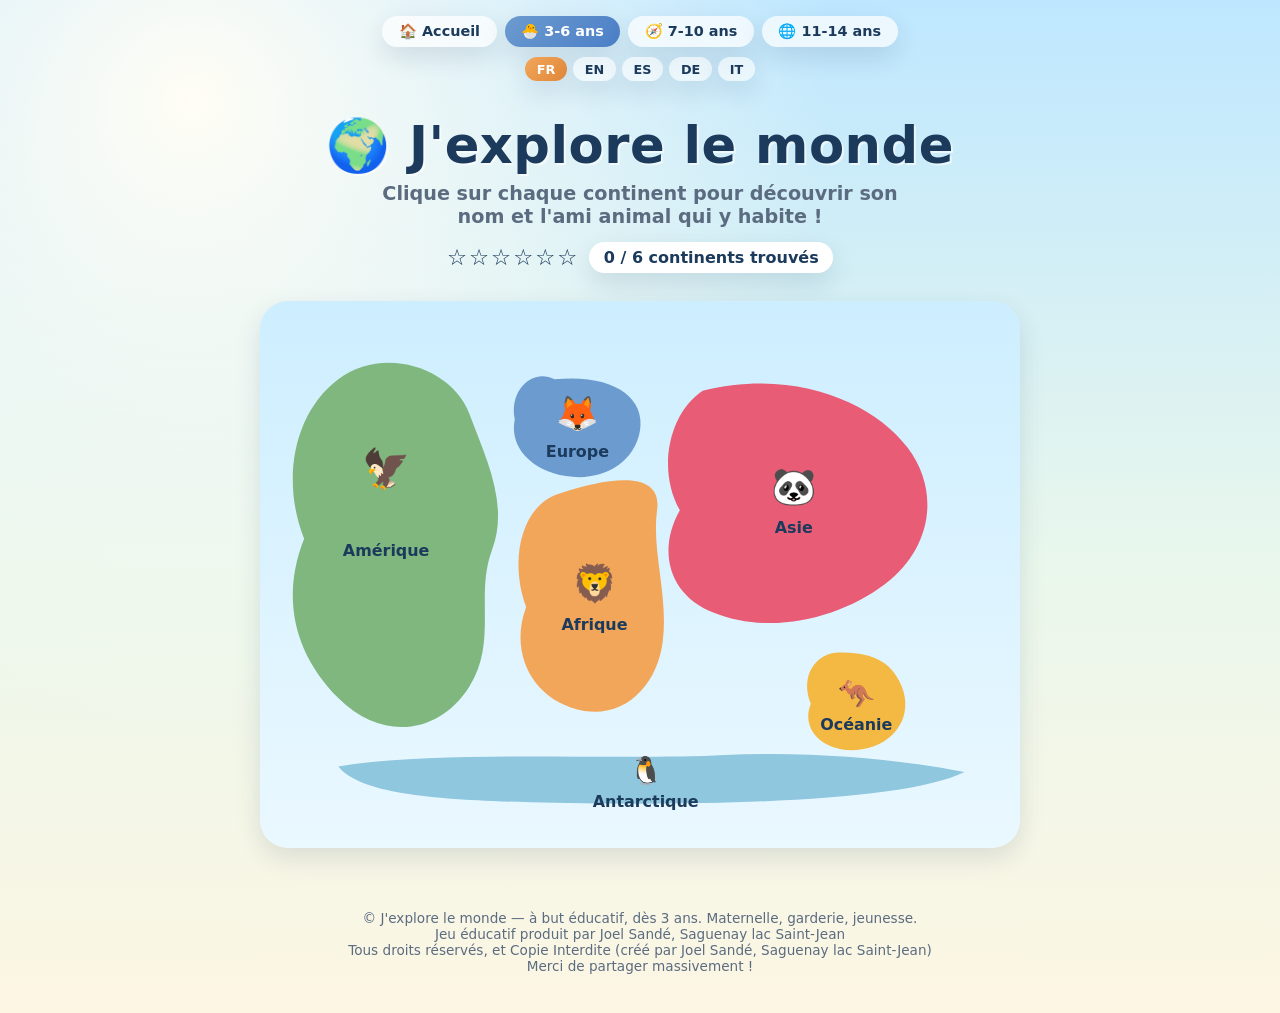
<file: geo_3_6.html>
<!DOCTYPE html>
<html lang="fr">
<head>
<meta charset="UTF-8" />
<meta name="viewport" content="width=device-width, initial-scale=1" />
<title>J'explore le monde — jeu éducatif de géographie (dès 3 ans)</title>
<meta name="description" content="Jeu éducatif gratuit pour découvrir les continents en s'amusant, dès 3 ans. Clique sur chaque continent, écoute son nom et découvre l'animal qui y vit !" />
<meta property="og:type" content="website" />
<meta property="og:title" content="J'explore le monde — les continents" />
<meta property="og:description" content="Jeu éducatif gratuit pour découvrir les continents en s'amusant, dès 3 ans." />
<link rel="canonical" href="https://joel3500.github.io/japprends_la_geographie/geo_3_6.html" />
<link rel="stylesheet" href="style.css" />
<script type="application/ld+json">
{
  "@context": "https://schema.org",
  "@type": "WebApplication",
  "name": "J'explore le monde",
  "description": "Jeu éducatif gratuit pour découvrir les continents et leurs animaux en s'amusant, dès 3 ans.",
  "applicationCategory": "EducationalApplication",
  "operatingSystem": "Any (navigateur web)",
  "isAccessibleForFree": true,
  "offers": { "@type": "Offer", "price": "0", "priceCurrency": "CAD" },
  "audience": { "@type": "PeopleAudience", "suggestedMinAge": 3 },
  "inLanguage": ["fr","en","es","de","it"],
  "author": { "@type": "Person", "name": "Joel Sandé" }
}
</script>
</head>
<body>

<nav class="page-nav" aria-label="Choisir une tranche d'âge">
  <a href="index.html" id="navHome">🏠 Accueil</a>
  <a href="geo_3_6.html" aria-current="page" id="nav36">🐣 3-6 ans</a>
  <a href="geo_7_10.html" id="nav710">🧭 7-10 ans</a>
  <a href="geo_11_14.html" id="nav1114">🌐 11-14 ans</a>
</nav>
<div id="langSwitcher"></div>

<header class="hero">
  <h1 id="heroTitle">🌍 J'explore le monde</h1>
  <p class="tagline" id="heroTagline">Clique sur chaque continent pour découvrir son nom et l'ami animal qui y habite !</p>
  <div class="progress">
    <span class="stars" id="starsRow">☆☆☆☆☆☆</span>
    <span class="count"><span id="foundCount">0</span> <span id="foundLabel">/ 6 continents trouvés</span></span>
  </div>
</header>

<main>
  <div class="map-wrap">
    <svg viewBox="0 0 650 460" width="100%" role="img" aria-label="Carte du monde à explorer">

      <g class="continent" tabindex="0" data-id="amerique" role="button" aria-label="Amérique">
        <path d="M 60 60 C 20 90, 10 150, 30 200 C 10 250, 20 300, 60 340 C 100 380, 150 370, 175 330 C 200 290, 180 250, 195 210 C 210 170, 190 130, 175 90 C 160 50, 100 30, 60 60 Z" fill="var(--clr-amerique)"/>
        <text x="102" y="150" text-anchor="middle" class="emoji-badge-text" font-size="34">🦅</text>
        <text x="102" y="215" text-anchor="middle" class="label">Amérique</text>
      </g>

      <g class="continent" tabindex="0" data-id="europe" role="button" aria-label="Europe">
        <path d="M 250 60 C 230 50, 210 70, 215 95 C 210 120, 230 140, 260 145 C 290 150, 320 135, 325 105 C 330 75, 300 55, 250 60 Z" fill="var(--clr-europe)"/>
        <text x="270" y="100" text-anchor="middle" font-size="30">🦊</text>
        <text x="270" y="128" text-anchor="middle" class="label">Europe</text>
      </g>

      <g class="continent" tabindex="0" data-id="afrique" role="button" aria-label="Afrique">
        <path d="M 255 160 C 220 170, 210 220, 225 260 C 210 300, 230 340, 270 350 C 310 360, 340 330, 345 290 C 350 250, 335 210, 340 175 C 345 140, 300 145, 255 160 Z" fill="var(--clr-afrique)"/>
        <text x="285" y="250" text-anchor="middle" font-size="32">🦁</text>
        <text x="285" y="280" text-anchor="middle" class="label">Afrique</text>
      </g>

      <g class="continent" tabindex="0" data-id="asie" role="button" aria-label="Asie">
        <path d="M 380 70 C 350 90, 340 140, 360 175 C 340 210, 350 250, 390 265 C 440 285, 500 270, 540 240 C 580 210, 590 160, 560 120 C 530 80, 460 50, 380 70 Z" fill="var(--clr-asie)"/>
        <text x="460" y="165" text-anchor="middle" font-size="32">🐼</text>
        <text x="460" y="195" text-anchor="middle" class="label">Asie</text>
      </g>

      <g class="continent" tabindex="0" data-id="oceanie" role="button" aria-label="Océanie">
        <path d="M 500 300 C 480 300, 465 320, 475 345 C 465 370, 490 390, 520 385 C 550 380, 565 355, 555 330 C 545 305, 525 300, 500 300 Z" fill="var(--clr-oceanie)"/>
        <text x="515" y="345" text-anchor="middle" font-size="26">🦘</text>
        <text x="515" y="368" text-anchor="middle" class="label" font-size="12">Océanie</text>
      </g>

      <g class="continent" tabindex="0" data-id="antarctique" role="button" aria-label="Antarctique">
        <path d="M 60 400 C 150 385, 300 395, 400 390 C 480 386, 560 395, 610 405 C 560 430, 400 435, 250 432 C 150 430, 80 425, 60 400 Z" fill="var(--clr-antarctique)"/>
        <text x="330" y="412" text-anchor="middle" font-size="24">🐧</text>
        <text x="330" y="422" text-anchor="middle" class="label" font-size="11" dy="14">Antarctique</text>
      </g>

    </svg>
  </div>
</main>

<div class="win-banner" id="winBanner">
  <h2 id="winTitle">🎉 Bravo, explorateur·rice !</h2>
  <p id="winMsg">Tu as trouvé les 6 continents du monde !</p>
  <button class="pill primary" id="replayBtn">🔄 Rejouer</button>
</div>

<div class="overlay" id="overlay">
  <div class="card">
    <span class="big-emoji" id="cardEmoji">🌍</span>
    <h2 id="cardTitle">Continent</h2>
    <p class="fact" id="cardFact">Fait amusant ici.</p>
    <div class="btn-row">
      <button class="pill listen" id="listenBtn">🔊 Écouter</button>
      <button class="pill primary" id="closeBtn">Continuer</button>
    </div>
  </div>
</div>

<footer>
  <p id="footerText">&copy; J'explore le monde — à but éducatif, dès 3 ans. Maternelle, garderie, jeunesse.<br>
            Jeu éducatif produit par Joel Sandé, Saguenay lac Saint-Jean <br>
            Tous droits réservés, et Copie Interdite (créé par Joel Sandé, Saguenay lac Saint-Jean) <br>
            Merci de partager massivement !</p>
</footer>

<script>
const I18N = {
  fr:{
    docTitle:"J'explore le monde — jeu éducatif de géographie (dès 3 ans)",
    navHome:"🏠 Accueil", nav36:"🐣 3-6 ans", nav710:"🧭 7-10 ans", nav1114:"🌐 11-14 ans",
    heroTitle:"🌍 J'explore le monde",
    heroTagline:"Clique sur chaque continent pour découvrir son nom et l'ami animal qui y habite !",
    foundLabel:"/ 6 continents trouvés",
    winTitle:"🎉 Bravo, explorateur·rice !", winMsg:"Tu as trouvé les 6 continents du monde !",
    replayBtn:"🔄 Rejouer", listenBtn:"🔊 Écouter", closeBtn:"Continuer",
    speechLocale:"fr-FR",
    footer:"&copy; J'explore le monde — à but éducatif, dès 3 ans. Maternelle, garderie, jeunesse.<br>Jeu éducatif produit par Joel Sandé, Saguenay lac Saint-Jean<br>Tous droits réservés, et Copie Interdite (créé par Joel Sandé, Saguenay lac Saint-Jean)<br>Merci de partager massivement !",
    data:{
      amerique:   { name: "Amérique",   emoji: "🦅", fact: "En Amérique, le grand aigle plane très haut dans le ciel !" },
      europe:     { name: "Europe",     emoji: "🦊", fact: "En Europe, le petit renard vit dans les forêts près des vieux châteaux." },
      afrique:    { name: "Afrique",    emoji: "🦁", fact: "En Afrique, le lion est le roi de la savane !" },
      asie:       { name: "Asie",       emoji: "🐼", fact: "En Asie, le panda mange du bambou toute la journée." },
      oceanie:    { name: "Océanie",    emoji: "🦘", fact: "En Océanie, le kangourou saute très très haut !" },
      antarctique:{ name: "Antarctique",emoji: "🐧", fact: "En Antarctique, il fait très froid et le manchot adore ça !" }
    }
  },
  en:{
    docTitle:"I Explore the World — geography learning game (ages 3+)",
    navHome:"🏠 Home", nav36:"🐣 3-6 yrs", nav710:"🧭 7-10 yrs", nav1114:"🌐 11-14 yrs",
    heroTitle:"🌍 I Explore the World",
    heroTagline:"Click each continent to discover its name and the animal friend who lives there!",
    foundLabel:"/ 6 continents found",
    winTitle:"🎉 Well done, explorer!", winMsg:"You found all 6 continents of the world!",
    replayBtn:"🔄 Play again", listenBtn:"🔊 Listen", closeBtn:"Continue",
    speechLocale:"en-US",
    footer:"&copy; I Explore the World — for educational purposes, ages 3+. Preschool, daycare, kids.<br>Learning game made by Joel Sandé, Saguenay lac Saint-Jean<br>All rights reserved, copying strictly forbidden (created by Joel Sandé, Saguenay lac Saint-Jean)<br>Thank you for sharing widely!",
    data:{
      amerique:   { name: "America",   emoji: "🦅", fact: "In America, the great eagle soars high in the sky!" },
      europe:     { name: "Europe",    emoji: "🦊", fact: "In Europe, the little fox lives in forests near old castles." },
      afrique:    { name: "Africa",    emoji: "🦁", fact: "In Africa, the lion is the king of the savanna!" },
      asie:       { name: "Asia",      emoji: "🐼", fact: "In Asia, the panda eats bamboo all day long." },
      oceanie:    { name: "Oceania",   emoji: "🦘", fact: "In Oceania, the kangaroo jumps really really high!" },
      antarctique:{ name: "Antarctica",emoji: "🐧", fact: "In Antarctica, it's very cold and the penguin loves it!" }
    }
  },
  es:{
    docTitle:"Exploro el mundo — juego educativo de geografía (desde 3 años)",
    navHome:"🏠 Inicio", nav36:"🐣 3-6 años", nav710:"🧭 7-10 años", nav1114:"🌐 11-14 años",
    heroTitle:"🌍 Exploro el mundo",
    heroTagline:"¡Haz clic en cada continente para descubrir su nombre y el animal amigo que vive allí!",
    foundLabel:"/ 6 continentes encontrados",
    winTitle:"🎉 ¡Bien hecho, explorador·a!", winMsg:"¡Encontraste los 6 continentes del mundo!",
    replayBtn:"🔄 Jugar de nuevo", listenBtn:"🔊 Escuchar", closeBtn:"Continuar",
    speechLocale:"es-ES",
    footer:"&copy; Exploro el mundo — con fines educativos, desde 3 años. Preescolar, guardería, infancia.<br>Juego educativo creado por Joel Sandé, Saguenay lac Saint-Jean<br>Todos los derechos reservados, copia estrictamente prohibida (creado por Joel Sandé, Saguenay lac Saint-Jean)<br>¡Gracias por compartir masivamente!",
    data:{
      amerique:   { name: "América",   emoji: "🦅", fact: "¡En América, la gran águila vuela muy alto en el cielo!" },
      europe:     { name: "Europa",    emoji: "🦊", fact: "En Europa, el pequeño zorro vive en los bosques cerca de castillos antiguos." },
      afrique:    { name: "África",    emoji: "🦁", fact: "¡En África, el león es el rey de la sabana!" },
      asie:       { name: "Asia",      emoji: "🐼", fact: "En Asia, el panda come bambú todo el día." },
      oceanie:    { name: "Oceanía",   emoji: "🦘", fact: "¡En Oceanía, el canguro salta muy muy alto!" },
      antarctique:{ name: "Antártida", emoji: "🐧", fact: "¡En la Antártida hace mucho frío y al pingüino le encanta!" }
    }
  },
  de:{
    docTitle:"Ich entdecke die Welt — Geografie-Lernspiel (ab 3 Jahren)",
    navHome:"🏠 Start", nav36:"🐣 3-6 Jahre", nav710:"🧭 7-10 Jahre", nav1114:"🌐 11-14 Jahre",
    heroTitle:"🌍 Ich entdecke die Welt",
    heroTagline:"Klicke auf jeden Kontinent, um seinen Namen und den dort lebenden Tierfreund zu entdecken!",
    foundLabel:"/ 6 Kontinente gefunden",
    winTitle:"🎉 Bravo, kleine·r Entdecker·in!", winMsg:"Du hast alle 6 Kontinente der Welt gefunden!",
    replayBtn:"🔄 Nochmal spielen", listenBtn:"🔊 Anhören", closeBtn:"Weiter",
    speechLocale:"de-DE",
    footer:"&copy; Ich entdecke die Welt — zu Lernzwecken, ab 3 Jahren. Kindergarten, Kita, Kinder.<br>Lernspiel erstellt von Joel Sandé, Saguenay lac Saint-Jean<br>Alle Rechte vorbehalten, Kopieren strengstens untersagt (erstellt von Joel Sandé, Saguenay lac Saint-Jean)<br>Danke, dass ihr es fleißig teilt!",
    data:{
      amerique:   { name: "Amerika",  emoji: "🦅", fact: "In Amerika schwebt der große Adler hoch am Himmel!" },
      europe:     { name: "Europa",   emoji: "🦊", fact: "In Europa lebt der kleine Fuchs in Wäldern in der Nähe alter Schlösser." },
      afrique:    { name: "Afrika",   emoji: "🦁", fact: "In Afrika ist der Löwe der König der Savanne!" },
      asie:       { name: "Asien",    emoji: "🐼", fact: "In Asien frisst der Panda den ganzen Tag Bambus." },
      oceanie:    { name: "Ozeanien", emoji: "🦘", fact: "In Ozeanien springt das Känguru ganz, ganz hoch!" },
      antarctique:{ name: "Antarktis",emoji: "🐧", fact: "In der Antarktis ist es sehr kalt, und der Pinguin liebt das!" }
    }
  },
  it:{
    docTitle:"Esploro il mondo — gioco educativo di geografia (dai 3 anni)",
    navHome:"🏠 Home", nav36:"🐣 3-6 anni", nav710:"🧭 7-10 anni", nav1114:"🌐 11-14 anni",
    heroTitle:"🌍 Esploro il mondo",
    heroTagline:"Clicca su ogni continente per scoprire il suo nome e l'animale amico che ci vive!",
    foundLabel:"/ 6 continenti trovati",
    winTitle:"🎉 Bravo, esploratore/esploratrice!", winMsg:"Hai trovato tutti i 6 continenti del mondo!",
    replayBtn:"🔄 Rigioca", listenBtn:"🔊 Ascolta", closeBtn:"Continua",
    speechLocale:"it-IT",
    footer:"&copy; Esploro il mondo — a scopo educativo, dai 3 anni. Materna, asilo, infanzia.<br>Gioco educativo creato da Joel Sandé, Saguenay lac Saint-Jean<br>Tutti i diritti riservati, copia rigorosamente vietata (creato da Joel Sandé, Saguenay lac Saint-Jean)<br>Grazie di condividerlo tantissimo!",
    data:{
      amerique:   { name: "America",  emoji: "🦅", fact: "In America, la grande aquila vola altissima nel cielo!" },
      europe:     { name: "Europa",   emoji: "🦊", fact: "In Europa, la piccola volpe vive nei boschi vicino ai vecchi castelli." },
      afrique:    { name: "Africa",   emoji: "🦁", fact: "In Africa, il leone è il re della savana!" },
      asie:       { name: "Asia",     emoji: "🐼", fact: "In Asia, il panda mangia bambù tutto il giorno." },
      oceanie:    { name: "Oceania",  emoji: "🦘", fact: "In Oceania, il canguro salta altissimo!" },
      antarctique:{ name: "Antartide",emoji: "🐧", fact: "In Antartide fa molto freddo e al pinguino piace tantissimo!" }
    }
  }
};

let currentLang = localStorage.getItem('geoGameLang') || 'fr';
function tr(){ return I18N[currentLang]; }

const found = new Set();
const overlay = document.getElementById('overlay');
const cardEmoji = document.getElementById('cardEmoji');
const cardTitle = document.getElementById('cardTitle');
const cardFact = document.getElementById('cardFact');
const listenBtn = document.getElementById('listenBtn');
const closeBtn = document.getElementById('closeBtn');
const foundCountEl = document.getElementById('foundCount');
const starsRow = document.getElementById('starsRow');
const winBanner = document.getElementById('winBanner');
const replayBtn = document.getElementById('replayBtn');

let currentId = null;
const supportsSpeech = 'speechSynthesis' in window;
if (!supportsSpeech) listenBtn.style.display = 'none';

function openCard(id){
  currentId = id;
  const d = tr().data[id];
  cardEmoji.textContent = d.emoji;
  cardTitle.textContent = d.name;
  cardFact.textContent = d.fact;
  overlay.classList.add('open');

  if (!found.has(id)){
    found.add(id);
    document.querySelector('.continent[data-id="'+id+'"]').classList.add('found');
    updateProgress();
  }
}

function closeCard(){
  overlay.classList.remove('open');
  window.speechSynthesis && window.speechSynthesis.cancel();
  if (found.size === 6) setTimeout(celebrate, 250);
}

function updateProgress(){
  foundCountEl.textContent = found.size;
  let stars = '';
  for (let i=0;i<6;i++) stars += (i < found.size ? '★' : '☆');
  starsRow.textContent = stars;
}

function speak(){
  if (!supportsSpeech || !currentId) return;
  window.speechSynthesis.cancel();
  const d = tr().data[currentId];
  const u = new SpeechSynthesisUtterance(d.name + '. ' + d.fact);
  u.lang = tr().speechLocale;
  u.rate = 0.95;
  window.speechSynthesis.speak(u);
}

function updateStaticText(){
  document.documentElement.lang = currentLang;
  document.title = tr().docTitle;
  document.getElementById('navHome').textContent = tr().navHome;
  document.getElementById('nav36').textContent = tr().nav36;
  document.getElementById('nav710').textContent = tr().nav710;
  document.getElementById('nav1114').textContent = tr().nav1114;
  document.getElementById('heroTitle').textContent = tr().heroTitle;
  document.getElementById('heroTagline').textContent = tr().heroTagline;
  document.getElementById('foundLabel').textContent = tr().foundLabel;
  document.getElementById('winTitle').textContent = tr().winTitle;
  document.getElementById('winMsg').textContent = tr().winMsg;
  replayBtn.textContent = tr().replayBtn;
  listenBtn.textContent = tr().listenBtn;
  closeBtn.textContent = tr().closeBtn;
  document.getElementById('footerText').innerHTML = tr().footer;

  Object.keys(tr().data).forEach(id => {
    const g = document.querySelector('.continent[data-id="'+id+'"]');
    if (!g) return;
    g.setAttribute('aria-label', tr().data[id].name);
    const label = g.querySelector('.label');
    if (label) label.textContent = tr().data[id].name;
  });

  if (overlay.classList.contains('open') && currentId){
    const d = tr().data[currentId];
    cardEmoji.textContent = d.emoji;
    cardTitle.textContent = d.name;
    cardFact.textContent = d.fact;
  }
}

function celebrate(){
  winBanner.classList.add('show');
  const colors = ['#6C9BCF','#F2A65A','#E85D75','#7FB77E','#F4B942','#8FC7DE'];
  for (let i=0;i<60;i++){
    const c = document.createElement('div');
    c.className = 'confetti';
    c.style.left = Math.random()*100 + 'vw';
    c.style.background = colors[Math.floor(Math.random()*colors.length)];
    c.style.animation = 'fall ' + (2.2 + Math.random()*1.6) + 's linear forwards';
    c.style.transform = 'rotate(' + Math.floor(Math.random()*360) + 'deg)';
    document.body.appendChild(c);
    setTimeout(()=>c.remove(), 4200);
  }
}

function resetGame(){
  found.clear();
  document.querySelectorAll('.continent').forEach(el => el.classList.remove('found'));
  updateProgress();
  winBanner.classList.remove('show');
}

document.querySelectorAll('.continent').forEach(el => {
  el.addEventListener('click', () => openCard(el.dataset.id));
  el.addEventListener('keydown', (e) => {
    if (e.key === 'Enter' || e.key === ' '){ e.preventDefault(); openCard(el.dataset.id); }
  });
});

listenBtn.addEventListener('click', speak);
closeBtn.addEventListener('click', closeCard);
replayBtn.addEventListener('click', resetGame);
overlay.addEventListener('click', (e) => { if (e.target === overlay) closeCard(); });

// injecte l'animation de chute des confettis
const styleTag = document.createElement('style');
styleTag.textContent = '@keyframes fall { to { transform: translateY(110vh) rotate(360deg); opacity:.3; } }';
document.head.appendChild(styleTag);

(function(){
  const container = document.getElementById('langSwitcher');
  const langs = ['fr','en','es','de','it'];
  langs.forEach(lang => {
    const btn = document.createElement('button');
    btn.className = 'lang-btn' + (lang === currentLang ? ' active' : '');
    btn.dataset.lang = lang;
    btn.textContent = lang.toUpperCase();
    btn.addEventListener('click', () => {
      currentLang = lang;
      localStorage.setItem('geoGameLang', lang);
      container.querySelectorAll('.lang-btn').forEach(b => b.classList.remove('active'));
      btn.classList.add('active');
      updateStaticText();
    });
    container.appendChild(btn);
  });
})();

updateStaticText();
</script>

</body>
</html>
</file>
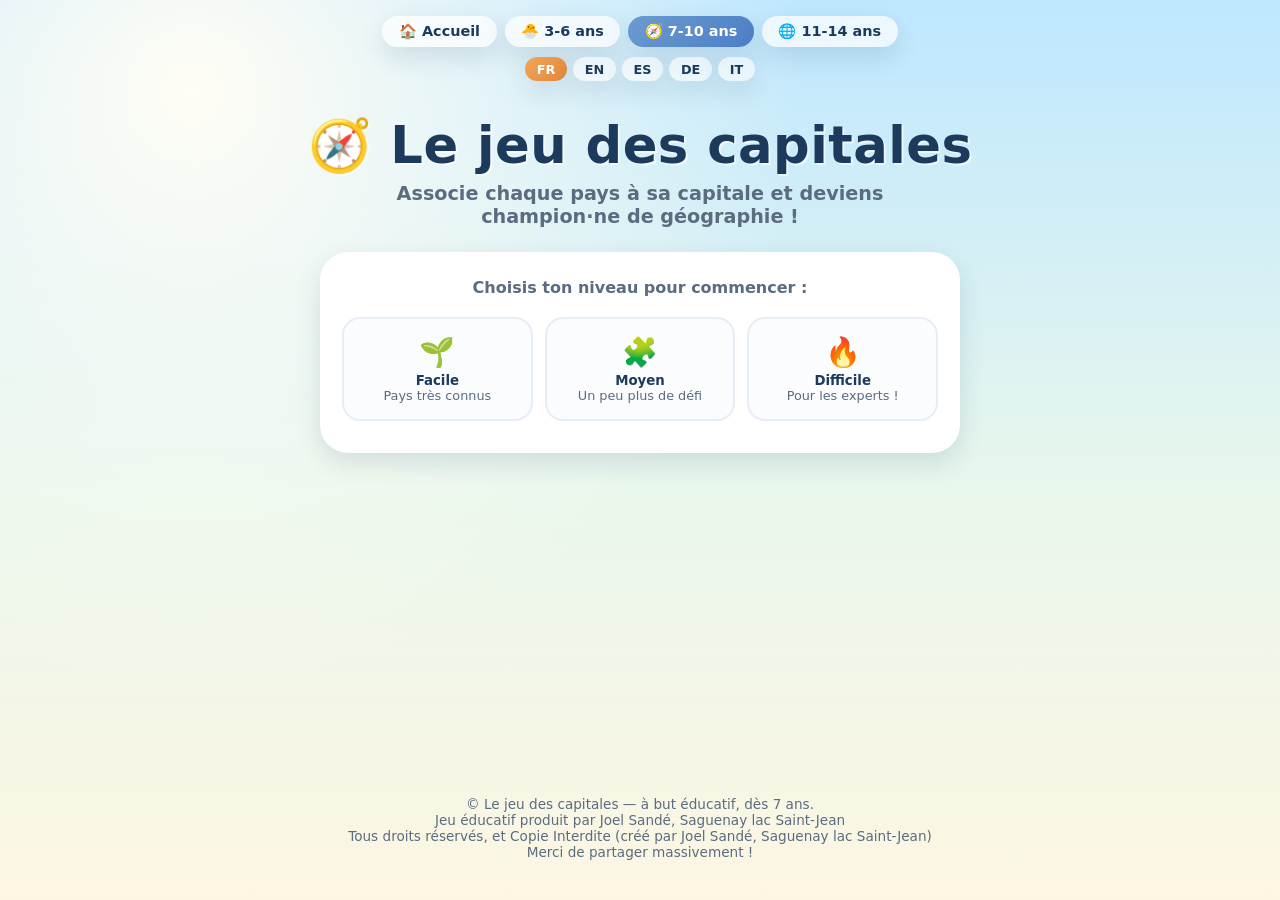
<file: geo_7_10.html>
<!DOCTYPE html>
<html lang="fr">
<head>
<meta charset="UTF-8" />
<meta name="viewport" content="width=device-width, initial-scale=1" />
<title>Le jeu des capitales — géographie 7-10 ans</title>
<meta name="description" content="Jeu éducatif gratuit pour apprendre les capitales et les drapeaux du monde, pour les 7-10 ans. Trois niveaux de difficulté, score et défi chronométré." />
<link rel="canonical" href="https://joel3500.github.io/japprends_la_geographie/geo_7_10.html" />
<link rel="stylesheet" href="style.css" />
<script type="application/ld+json">
{
  "@context": "https://schema.org",
  "@type": "WebApplication",
  "name": "Le jeu des capitales",
  "description": "Jeu éducatif gratuit pour apprendre les capitales et drapeaux du monde, dès 7 ans.",
  "applicationCategory": "EducationalApplication",
  "operatingSystem": "Any (navigateur web)",
  "isAccessibleForFree": true,
  "offers": { "@type": "Offer", "price": "0", "priceCurrency": "CAD" },
  "audience": { "@type": "PeopleAudience", "suggestedMinAge": 7 },
  "inLanguage": ["fr","en","es","de","it"],
  "author": { "@type": "Person", "name": "Joel Sandé" }
}
</script>
</head>
<body>

<nav class="page-nav" aria-label="Choisir une tranche d'âge">
  <a href="index.html" id="navHome">🏠 Accueil</a>
  <a href="geo_3_6.html" id="nav36">🐣 3-6 ans</a>
  <a href="geo_7_10.html" aria-current="page" id="nav710">🧭 7-10 ans</a>
  <a href="geo_11_14.html" id="nav1114">🌐 11-14 ans</a>
</nav>
<div id="langSwitcher"></div>

<header class="hero">
  <h1 id="heroTitle">🧭 Le jeu des capitales</h1>
  <p class="tagline" id="heroTagline">Associe chaque pays à sa capitale et deviens champion·ne de géographie !</p>
</header>

<main>
  <div class="quiz-wrap">

    <!-- Écran de sélection du niveau -->
    <div class="mode-select" id="modeSelect">
      <p class="intro" id="introText">Choisis ton niveau pour commencer :</p>
      <div class="mode-grid">
        <button class="mode-card" data-level="facile">
          <span class="m-emoji">🌱</span>
          <span class="m-title" id="mode1Title">Facile</span>
          <span class="m-sub" id="mode1Sub">Pays très connus</span>
        </button>
        <button class="mode-card" data-level="moyen">
          <span class="m-emoji">🧩</span>
          <span class="m-title" id="mode2Title">Moyen</span>
          <span class="m-sub" id="mode2Sub">Un peu plus de défi</span>
        </button>
        <button class="mode-card" data-level="difficile">
          <span class="m-emoji">🔥</span>
          <span class="m-title" id="mode3Title">Difficile</span>
          <span class="m-sub" id="mode3Sub">Pour les experts !</span>
        </button>
      </div>
    </div>

    <!-- Écran de question -->
    <div id="quizScreen" style="display:none;">
      <div class="quiz-topbar">
        <span class="quiz-stat">⭐ <span id="scoreLabel">Score</span> : <span id="scoreVal">0</span></span>
        <span class="quiz-stat">🔥 <span id="streakLabel">Série</span> : <span id="streakVal">0</span></span>
        <span class="quiz-stat">⏱️ <span id="timerVal">0</span> s</span>
      </div>
      <div class="progress-bar-track"><div class="progress-bar-fill" id="progressFill" style="width:0%"></div></div>

      <p class="question-eyebrow"><span id="qLabel">Question</span> <span id="qIndex">1</span> / <span id="qTotal">8</span></p>
      <span class="question-flag" id="qFlag">🏳️</span>
      <p class="question-text" id="qText">Quelle est la capitale de... ?</p>

      <div class="choices" id="choicesRow"></div>
      <p class="feedback-msg" id="feedback"></p>
    </div>

    <!-- Écran de résultat -->
    <div class="result-screen" id="resultScreen" style="display:none;">
      <span class="result-badge" id="resultBadge">🏆</span>
      <p class="result-score" id="resultScoreText">8 / 8</p>
      <p class="result-best" id="resultBest"></p>
      <p class="result-msg" id="resultMsg">Bravo, tu connais bien le monde !</p>
      <div class="quiz-actions">
        <button class="pill primary" id="playAgainBtn">🔄 Rejouer</button>
      </div>
    </div>

  </div>
</main>

<footer>
  <p id="footerText">&copy; Le jeu des capitales — à but éducatif, dès 7 ans.            <br>
            Jeu éducatif produit par Joel Sandé, Saguenay lac Saint-Jean <br>
            Tous droits réservés, et Copie Interdite (créé par Joel Sandé, Saguenay lac Saint-Jean) <br>
            Merci de partager massivement !
  </p>
</footer>

<script>
const I18N = {
  fr:{
    docTitle:"Le jeu des capitales — géographie 7-10 ans",
    navHome:"🏠 Accueil", nav36:"🐣 3-6 ans", nav710:"🧭 7-10 ans", nav1114:"🌐 11-14 ans",
    heroTitle:"🧭 Le jeu des capitales",
    heroTagline:"Associe chaque pays à sa capitale et deviens champion·ne de géographie !",
    introText:"Choisis ton niveau pour commencer :",
    mode1Title:"Facile", mode1Sub:"Pays très connus",
    mode2Title:"Moyen", mode2Sub:"Un peu plus de défi",
    mode3Title:"Difficile", mode3Sub:"Pour les experts !",
    scoreLabel:"Score", streakLabel:"Série", qLabel:"Question",
    questionText:c => "Quelle est la capitale de " + c + " ?",
    feedbackOk:"✅ Bravo, exact !",
    feedbackNo:c => "❌ La bonne réponse était : " + c,
    playAgainBtn:"🔄 Rejouer",
    resultMsg:(ratio)=> ratio===1 ? 'Parfait ! Tu es un·e champion·ne des capitales !' : ratio>=0.75 ? 'Excellent travail, presque tout juste !' : ratio>=0.5 ? 'Bien joué, tu progresses bien !' : 'Bon début, continue à explorer le monde !',
    resultBadge:(ratio)=> ratio===1?'🏆':ratio>=0.75?'🥇':ratio>=0.5?'🥈':'🥉',
    levelLabel:{facile:"facile", moyen:"moyen", difficile:"difficile"},
    bestPrefix:(lvl,best,total)=>"Meilleur score (niveau "+lvl+") : "+best+" / "+total,
    footer:"&copy; Le jeu des capitales — à but éducatif, dès 7 ans.<br>Jeu éducatif produit par Joel Sandé, Saguenay lac Saint-Jean<br>Tous droits réservés, et Copie Interdite (créé par Joel Sandé, Saguenay lac Saint-Jean)<br>Merci de partager massivement !",
    bank:{
      facile:[["France","Paris","🇫🇷"],["Canada","Ottawa","🇨🇦"],["Italie","Rome","🇮🇹"],["Japon","Tokyo","🇯🇵"],["Espagne","Madrid","🇪🇸"],["Allemagne","Berlin","🇩🇪"],["Brésil","Brasília","🇧🇷"],["Égypte","Le Caire","🇪🇬"],["Chine","Pékin","🇨🇳"],["Royaume-Uni","Londres","🇬🇧"],["Mexique","Mexico","🇲🇽"],["Russie","Moscou","🇷🇺"]],
      moyen:[["Portugal","Lisbonne","🇵🇹"],["Grèce","Athènes","🇬🇷"],["Norvège","Oslo","🇳🇴"],["Maroc","Rabat","🇲🇦"],["Kenya","Nairobi","🇰🇪"],["Argentine","Buenos Aires","🇦🇷"],["Inde","New Delhi","🇮🇳"],["Australie","Canberra","🇦🇺"],["Suède","Stockholm","🇸🇪"],["Turquie","Ankara","🇹🇷"],["Corée du Sud","Séoul","🇰🇷"],["Pays-Bas","Amsterdam","🇳🇱"]],
      difficile:[["Nouvelle-Zélande","Wellington","🇳🇿"],["Vietnam","Hanoï","🇻🇳"],["Islande","Reykjavik","🇮🇸"],["Finlande","Helsinki","🇫🇮"],["Nigéria","Abuja","🇳🇬"],["Chili","Santiago","🇨🇱"],["Pérou","Lima","🇵🇪"],["Thaïlande","Bangkok","🇹🇭"],["Ukraine","Kiev","🇺🇦"],["Suisse","Berne","🇨🇭"],["Éthiopie","Addis-Abeba","🇪🇹"],["Malaisie","Kuala Lumpur","🇲🇾"]]
    }
  },
  en:{
    docTitle:"The capitals game — geography ages 7-10",
    navHome:"🏠 Home", nav36:"🐣 3-6 yrs", nav710:"🧭 7-10 yrs", nav1114:"🌐 11-14 yrs",
    heroTitle:"🧭 The capitals game",
    heroTagline:"Match each country to its capital and become a geography champion!",
    introText:"Choose your level to start:",
    mode1Title:"Easy", mode1Sub:"Well-known countries",
    mode2Title:"Medium", mode2Sub:"A bit more of a challenge",
    mode3Title:"Hard", mode3Sub:"For experts!",
    scoreLabel:"Score", streakLabel:"Streak", qLabel:"Question",
    questionText:c => "What is the capital of " + c + "?",
    feedbackOk:"✅ Well done, correct!",
    feedbackNo:c => "❌ The correct answer was: " + c,
    playAgainBtn:"🔄 Play again",
    resultMsg:(ratio)=> ratio===1 ? 'Perfect! You are a capitals champion!' : ratio>=0.75 ? 'Excellent work, almost flawless!' : ratio>=0.5 ? 'Well done, you are making good progress!' : 'Good start, keep exploring the world!',
    resultBadge:(ratio)=> ratio===1?'🏆':ratio>=0.75?'🥇':ratio>=0.5?'🥈':'🥉',
    levelLabel:{facile:"easy", moyen:"medium", difficile:"hard"},
    bestPrefix:(lvl,best,total)=>"Best score ("+lvl+" level): "+best+" / "+total,
    footer:"&copy; The capitals game — for educational purposes, ages 7+.<br>Learning game made by Joel Sandé, Saguenay lac Saint-Jean<br>All rights reserved, copying strictly forbidden (created by Joel Sandé, Saguenay lac Saint-Jean)<br>Thank you for sharing widely!",
    bank:{
      facile:[["France","Paris","🇫🇷"],["Canada","Ottawa","🇨🇦"],["Italy","Rome","🇮🇹"],["Japan","Tokyo","🇯🇵"],["Spain","Madrid","🇪🇸"],["Germany","Berlin","🇩🇪"],["Brazil","Brasília","🇧🇷"],["Egypt","Cairo","🇪🇬"],["China","Beijing","🇨🇳"],["United Kingdom","London","🇬🇧"],["Mexico","Mexico City","🇲🇽"],["Russia","Moscow","🇷🇺"]],
      moyen:[["Portugal","Lisbon","🇵🇹"],["Greece","Athens","🇬🇷"],["Norway","Oslo","🇳🇴"],["Morocco","Rabat","🇲🇦"],["Kenya","Nairobi","🇰🇪"],["Argentina","Buenos Aires","🇦🇷"],["India","New Delhi","🇮🇳"],["Australia","Canberra","🇦🇺"],["Sweden","Stockholm","🇸🇪"],["Turkey","Ankara","🇹🇷"],["South Korea","Seoul","🇰🇷"],["Netherlands","Amsterdam","🇳🇱"]],
      difficile:[["New Zealand","Wellington","🇳🇿"],["Vietnam","Hanoi","🇻🇳"],["Iceland","Reykjavik","🇮🇸"],["Finland","Helsinki","🇫🇮"],["Nigeria","Abuja","🇳🇬"],["Chile","Santiago","🇨🇱"],["Peru","Lima","🇵🇪"],["Thailand","Bangkok","🇹🇭"],["Ukraine","Kyiv","🇺🇦"],["Switzerland","Bern","🇨🇭"],["Ethiopia","Addis Ababa","🇪🇹"],["Malaysia","Kuala Lumpur","🇲🇾"]]
    }
  },
  es:{
    docTitle:"El juego de las capitales — geografía 7-10 años",
    navHome:"🏠 Inicio", nav36:"🐣 3-6 años", nav710:"🧭 7-10 años", nav1114:"🌐 11-14 años",
    heroTitle:"🧭 El juego de las capitales",
    heroTagline:"Asocia cada país con su capital y conviértete en campeón/a de geografía.",
    introText:"Elige tu nivel para empezar:",
    mode1Title:"Fácil", mode1Sub:"Países muy conocidos",
    mode2Title:"Medio", mode2Sub:"Un poco más de desafío",
    mode3Title:"Difícil", mode3Sub:"¡Para expertos!",
    scoreLabel:"Puntos", streakLabel:"Racha", qLabel:"Pregunta",
    questionText:c => "¿Cuál es la capital de " + c + "?",
    feedbackOk:"✅ ¡Bien hecho, correcto!",
    feedbackNo:c => "❌ La respuesta correcta era: " + c,
    playAgainBtn:"🔄 Jugar de nuevo",
    resultMsg:(ratio)=> ratio===1 ? '¡Perfecto! ¡Eres un campeón/a de las capitales!' : ratio>=0.75 ? '¡Excelente trabajo, casi perfecto!' : ratio>=0.5 ? '¡Bien hecho, estás progresando!' : '¡Buen comienzo, sigue explorando el mundo!',
    resultBadge:(ratio)=> ratio===1?'🏆':ratio>=0.75?'🥇':ratio>=0.5?'🥈':'🥉',
    levelLabel:{facile:"fácil", moyen:"medio", difficile:"difícil"},
    bestPrefix:(lvl,best,total)=>"Mejor puntuación (nivel "+lvl+"): "+best+" / "+total,
    footer:"&copy; El juego de las capitales — con fines educativos, desde 7 años.<br>Juego educativo creado por Joel Sandé, Saguenay lac Saint-Jean<br>Todos los derechos reservados, copia estrictamente prohibida (creado por Joel Sandé, Saguenay lac Saint-Jean)<br>¡Gracias por compartir masivamente!",
    bank:{
      facile:[["Francia","París","🇫🇷"],["Canadá","Ottawa","🇨🇦"],["Italia","Roma","🇮🇹"],["Japón","Tokio","🇯🇵"],["España","Madrid","🇪🇸"],["Alemania","Berlín","🇩🇪"],["Brasil","Brasilia","🇧🇷"],["Egipto","El Cairo","🇪🇬"],["China","Pekín","🇨🇳"],["Reino Unido","Londres","🇬🇧"],["México","Ciudad de México","🇲🇽"],["Rusia","Moscú","🇷🇺"]],
      moyen:[["Portugal","Lisboa","🇵🇹"],["Grecia","Atenas","🇬🇷"],["Noruega","Oslo","🇳🇴"],["Marruecos","Rabat","🇲🇦"],["Kenia","Nairobi","🇰🇪"],["Argentina","Buenos Aires","🇦🇷"],["India","Nueva Delhi","🇮🇳"],["Australia","Canberra","🇦🇺"],["Suecia","Estocolmo","🇸🇪"],["Turquía","Ankara","🇹🇷"],["Corea del Sur","Seúl","🇰🇷"],["Países Bajos","Ámsterdam","🇳🇱"]],
      difficile:[["Nueva Zelanda","Wellington","🇳🇿"],["Vietnam","Hanói","🇻🇳"],["Islandia","Reikiavik","🇮🇸"],["Finlandia","Helsinki","🇫🇮"],["Nigeria","Abuya","🇳🇬"],["Chile","Santiago","🇨🇱"],["Perú","Lima","🇵🇪"],["Tailandia","Bangkok","🇹🇭"],["Ucrania","Kiev","🇺🇦"],["Suiza","Berna","🇨🇭"],["Etiopía","Adís Abeba","🇪🇹"],["Malasia","Kuala Lumpur","🇲🇾"]]
    }
  },
  de:{
    docTitle:"Das Hauptstädte-Spiel — Geografie 7-10 Jahre",
    navHome:"🏠 Start", nav36:"🐣 3-6 Jahre", nav710:"🧭 7-10 Jahre", nav1114:"🌐 11-14 Jahre",
    heroTitle:"🧭 Das Hauptstädte-Spiel",
    heroTagline:"Ordne jedem Land seine Hauptstadt zu und werde Geografie-Champion!",
    introText:"Wähle dein Niveau, um zu beginnen:",
    mode1Title:"Leicht", mode1Sub:"Sehr bekannte Länder",
    mode2Title:"Mittel", mode2Sub:"Etwas mehr Herausforderung",
    mode3Title:"Schwer", mode3Sub:"Für Experten!",
    scoreLabel:"Punkte", streakLabel:"Serie", qLabel:"Frage",
    questionText:c => "Was ist die Hauptstadt von " + c + "?",
    feedbackOk:"✅ Bravo, richtig!",
    feedbackNo:c => "❌ Die richtige Antwort war: " + c,
    playAgainBtn:"🔄 Nochmal spielen",
    resultMsg:(ratio)=> ratio===1 ? 'Perfekt! Du bist ein Hauptstädte-Champion!' : ratio>=0.75 ? 'Ausgezeichnete Arbeit, fast alles richtig!' : ratio>=0.5 ? 'Gut gemacht, du machst gute Fortschritte!' : 'Guter Anfang, erkunde die Welt weiter!',
    resultBadge:(ratio)=> ratio===1?'🏆':ratio>=0.75?'🥇':ratio>=0.5?'🥈':'🥉',
    levelLabel:{facile:"leicht", moyen:"mittel", difficile:"schwer"},
    bestPrefix:(lvl,best,total)=>"Bestwert (Niveau "+lvl+"): "+best+" / "+total,
    footer:"&copy; Das Hauptstädte-Spiel — zu Lernzwecken, ab 7 Jahren.<br>Lernspiel erstellt von Joel Sandé, Saguenay lac Saint-Jean<br>Alle Rechte vorbehalten, Kopieren strengstens untersagt (erstellt von Joel Sandé, Saguenay lac Saint-Jean)<br>Danke, dass ihr es fleißig teilt!",
    bank:{
      facile:[["Frankreich","Paris","🇫🇷"],["Kanada","Ottawa","🇨🇦"],["Italien","Rom","🇮🇹"],["Japan","Tokio","🇯🇵"],["Spanien","Madrid","🇪🇸"],["Deutschland","Berlin","🇩🇪"],["Brasilien","Brasília","🇧🇷"],["Ägypten","Kairo","🇪🇬"],["China","Peking","🇨🇳"],["Vereinigtes Königreich","London","🇬🇧"],["Mexiko","Mexiko-Stadt","🇲🇽"],["Russland","Moskau","🇷🇺"]],
      moyen:[["Portugal","Lissabon","🇵🇹"],["Griechenland","Athen","🇬🇷"],["Norwegen","Oslo","🇳🇴"],["Marokko","Rabat","🇲🇦"],["Kenia","Nairobi","🇰🇪"],["Argentinien","Buenos Aires","🇦🇷"],["Indien","Neu-Delhi","🇮🇳"],["Australien","Canberra","🇦🇺"],["Schweden","Stockholm","🇸🇪"],["Türkei","Ankara","🇹🇷"],["Südkorea","Seoul","🇰🇷"],["Niederlande","Amsterdam","🇳🇱"]],
      difficile:[["Neuseeland","Wellington","🇳🇿"],["Vietnam","Hanoi","🇻🇳"],["Island","Reykjavik","🇮🇸"],["Finnland","Helsinki","🇫🇮"],["Nigeria","Abuja","🇳🇬"],["Chile","Santiago","🇨🇱"],["Peru","Lima","🇵🇪"],["Thailand","Bangkok","🇹🇭"],["Ukraine","Kiew","🇺🇦"],["Schweiz","Bern","🇨🇭"],["Äthiopien","Addis Abeba","🇪🇹"],["Malaysia","Kuala Lumpur","🇲🇾"]]
    }
  },
  it:{
    docTitle:"Il gioco delle capitali — geografia 7-10 anni",
    navHome:"🏠 Home", nav36:"🐣 3-6 anni", nav710:"🧭 7-10 anni", nav1114:"🌐 11-14 anni",
    heroTitle:"🧭 Il gioco delle capitali",
    heroTagline:"Abbina ogni paese alla sua capitale e diventa un campione di geografia!",
    introText:"Scegli il tuo livello per iniziare:",
    mode1Title:"Facile", mode1Sub:"Paesi molto conosciuti",
    mode2Title:"Medio", mode2Sub:"Un po' più di sfida",
    mode3Title:"Difficile", mode3Sub:"Per esperti!",
    scoreLabel:"Punti", streakLabel:"Serie", qLabel:"Domanda",
    questionText:c => "Qual è la capitale di " + c + "?",
    feedbackOk:"✅ Bravo, esatto!",
    feedbackNo:c => "❌ La risposta corretta era: " + c,
    playAgainBtn:"🔄 Rigioca",
    resultMsg:(ratio)=> ratio===1 ? 'Perfetto! Sei un campione delle capitali!' : ratio>=0.75 ? 'Ottimo lavoro, quasi tutto giusto!' : ratio>=0.5 ? 'Ben fatto, stai facendo buoni progressi!' : 'Buon inizio, continua a esplorare il mondo!',
    resultBadge:(ratio)=> ratio===1?'🏆':ratio>=0.75?'🥇':ratio>=0.5?'🥈':'🥉',
    levelLabel:{facile:"facile", moyen:"medio", difficile:"difficile"},
    bestPrefix:(lvl,best,total)=>"Miglior punteggio (livello "+lvl+"): "+best+" / "+total,
    footer:"&copy; Il gioco delle capitali — a scopo educativo, dai 7 anni.<br>Gioco educativo creato da Joel Sandé, Saguenay lac Saint-Jean<br>Tutti i diritti riservati, copia rigorosamente vietata (creato da Joel Sandé, Saguenay lac Saint-Jean)<br>Grazie di condividerlo tantissimo!",
    bank:{
      facile:[["Francia","Parigi","🇫🇷"],["Canada","Ottawa","🇨🇦"],["Italia","Roma","🇮🇹"],["Giappone","Tokyo","🇯🇵"],["Spagna","Madrid","🇪🇸"],["Germania","Berlino","🇩🇪"],["Brasile","Brasília","🇧🇷"],["Egitto","Il Cairo","🇪🇬"],["Cina","Pechino","🇨🇳"],["Regno Unito","Londra","🇬🇧"],["Messico","Città del Messico","🇲🇽"],["Russia","Mosca","🇷🇺"]],
      moyen:[["Portogallo","Lisbona","🇵🇹"],["Grecia","Atene","🇬🇷"],["Norvegia","Oslo","🇳🇴"],["Marocco","Rabat","🇲🇦"],["Kenya","Nairobi","🇰🇪"],["Argentina","Buenos Aires","🇦🇷"],["India","Nuova Delhi","🇮🇳"],["Australia","Canberra","🇦🇺"],["Svezia","Stoccolma","🇸🇪"],["Turchia","Ankara","🇹🇷"],["Corea del Sud","Seul","🇰🇷"],["Paesi Bassi","Amsterdam","🇳🇱"]],
      difficile:[["Nuova Zelanda","Wellington","🇳🇿"],["Vietnam","Hanoi","🇻🇳"],["Islanda","Reykjavik","🇮🇸"],["Finlandia","Helsinki","🇫🇮"],["Nigeria","Abuja","🇳🇬"],["Cile","Santiago","🇨🇱"],["Perù","Lima","🇵🇪"],["Thailandia","Bangkok","🇹🇭"],["Ucraina","Kiev","🇺🇦"],["Svizzera","Berna","🇨🇭"],["Etiopia","Addis Abeba","🇪🇹"],["Malesia","Kuala Lumpur","🇲🇾"]]
    }
  }
};

let currentLang = localStorage.getItem('geoGameLang') || 'fr';
function tr(){ return I18N[currentLang]; }

const QUESTIONS_PER_ROUND = 8;
const STORAGE_KEY = "geo7_10_best_";

let level = null;
let questions = [];
let qi = 0;
let score = 0;
let streak = 0;
let timer = 0;
let timerHandle = null;
let answered = false;

const modeSelect = document.getElementById('modeSelect');
const quizScreen = document.getElementById('quizScreen');
const resultScreen = document.getElementById('resultScreen');

function shuffle(arr){
  const a = arr.slice();
  for (let i = a.length - 1; i > 0; i--){
    const j = Math.floor(Math.random() * (i + 1));
    [a[i], a[j]] = [a[j], a[i]];
  }
  return a;
}

function buildQuestions(lvl){
  const pool = tr().bank[lvl];
  const chosen = shuffle(pool).slice(0, QUESTIONS_PER_ROUND);
  const allCapitals = pool.map(p => p[1]);
  return chosen.map(([country, capital, flag]) => {
    const distractors = shuffle(allCapitals.filter(c => c !== capital)).slice(0, 3);
    const options = shuffle([capital, ...distractors]);
    return { country, capital, flag, options };
  });
}

function startQuiz(lvl){
  level = lvl;
  questions = buildQuestions(lvl);
  qi = 0; score = 0; streak = 0; timer = 0;

  modeSelect.style.display = 'none';
  resultScreen.style.display = 'none';
  quizScreen.style.display = 'block';
  document.getElementById('qTotal').textContent = questions.length;

  clearInterval(timerHandle);
  timerHandle = setInterval(() => {
    timer++;
    document.getElementById('timerVal').textContent = timer;
  }, 1000);

  renderQuestion();
}

function renderQuestion(){
  answered = false;
  const q = questions[qi];
  document.getElementById('qIndex').textContent = qi + 1;
  document.getElementById('qFlag').textContent = q.flag;
  document.getElementById('qText').textContent = tr().questionText(q.country);
  document.getElementById('scoreVal').textContent = score;
  document.getElementById('streakVal').textContent = streak;
  document.getElementById('feedback').textContent = '';
  document.getElementById('feedback').className = 'feedback-msg';
  document.getElementById('progressFill').style.width = Math.round((qi / questions.length) * 100) + '%';

  const row = document.getElementById('choicesRow');
  row.innerHTML = '';
  q.options.forEach(opt => {
    const btn = document.createElement('button');
    btn.className = 'choice-btn';
    btn.textContent = opt;
    btn.addEventListener('click', () => selectAnswer(btn, opt, q.capital));
    row.appendChild(btn);
  });
}

function selectAnswer(btn, chosen, correct){
  if (answered) return;
  answered = true;
  const buttons = document.querySelectorAll('.choice-btn');
  buttons.forEach(b => b.disabled = true);

  const feedback = document.getElementById('feedback');
  if (chosen === correct){
    btn.classList.add('correct');
    score++; streak++;
    feedback.textContent = tr().feedbackOk;
    feedback.className = 'feedback-msg ok';
  } else {
    btn.classList.add('wrong');
    streak = 0;
    buttons.forEach(b => { if (b.textContent === correct) b.classList.add('reveal'); });
    feedback.textContent = tr().feedbackNo(correct);
    feedback.className = 'feedback-msg no';
  }

  document.getElementById('scoreVal').textContent = score;
  document.getElementById('streakVal').textContent = streak;

  setTimeout(() => {
    qi++;
    if (qi < questions.length){ renderQuestion(); } else { endQuiz(); }
  }, 1300);
}

function endQuiz(){
  clearInterval(timerHandle);
  quizScreen.style.display = 'none';
  resultScreen.style.display = 'block';
  document.getElementById('progressFill').style.width = '100%';

  const total = questions.length;
  document.getElementById('resultScoreText').textContent = score + ' / ' + total + '  (' + timer + ' s)';

  const ratio = score / total;
  document.getElementById('resultBadge').textContent = tr().resultBadge(ratio);
  document.getElementById('resultMsg').textContent = tr().resultMsg(ratio);

  const key = STORAGE_KEY + level;
  let best = 0;
  try { best = parseInt(localStorage.getItem(key) || '0', 10); } catch(e){ best = 0; }
  if (score > best){
    best = score;
    try { localStorage.setItem(key, String(best)); } catch(e){}
  }
  document.getElementById('resultBest').textContent = tr().bestPrefix(tr().levelLabel[level], best, total);
}

document.querySelectorAll('.mode-card').forEach(card => {
  card.addEventListener('click', () => startQuiz(card.dataset.level));
});
document.getElementById('playAgainBtn').addEventListener('click', () => {
  resultScreen.style.display = 'none';
  modeSelect.style.display = 'block';
});

function updateStaticText(){
  document.documentElement.lang = currentLang;
  document.title = tr().docTitle;
  document.getElementById('navHome').textContent = tr().navHome;
  document.getElementById('nav36').textContent = tr().nav36;
  document.getElementById('nav710').textContent = tr().nav710;
  document.getElementById('nav1114').textContent = tr().nav1114;
  document.getElementById('heroTitle').textContent = tr().heroTitle;
  document.getElementById('heroTagline').textContent = tr().heroTagline;
  document.getElementById('introText').textContent = tr().introText;
  document.getElementById('mode1Title').textContent = tr().mode1Title;
  document.getElementById('mode1Sub').textContent = tr().mode1Sub;
  document.getElementById('mode2Title').textContent = tr().mode2Title;
  document.getElementById('mode2Sub').textContent = tr().mode2Sub;
  document.getElementById('mode3Title').textContent = tr().mode3Title;
  document.getElementById('mode3Sub').textContent = tr().mode3Sub;
  document.getElementById('scoreLabel').textContent = tr().scoreLabel;
  document.getElementById('streakLabel').textContent = tr().streakLabel;
  document.getElementById('qLabel').textContent = tr().qLabel;
  document.getElementById('playAgainBtn').textContent = tr().playAgainBtn;
  document.getElementById('footerText').innerHTML = tr().footer;

  if (quizScreen.style.display !== 'none' && level !== null){
    modeSelect.style.display = 'block';
    quizScreen.style.display = 'none';
    resultScreen.style.display = 'none';
    clearInterval(timerHandle);
  } else if (resultScreen.style.display !== 'none' && level !== null){
    const ratio = score / questions.length;
    document.getElementById('resultBadge').textContent = tr().resultBadge(ratio);
    document.getElementById('resultMsg').textContent = tr().resultMsg(ratio);
    const key = STORAGE_KEY + level;
    let best = 0;
    try { best = parseInt(localStorage.getItem(key) || '0', 10); } catch(e){ best = 0; }
    document.getElementById('resultBest').textContent = tr().bestPrefix(tr().levelLabel[level], best, questions.length);
  }
}

(function(){
  const container = document.getElementById('langSwitcher');
  const langs = ['fr','en','es','de','it'];
  langs.forEach(lang => {
    const btn = document.createElement('button');
    btn.className = 'lang-btn' + (lang === currentLang ? ' active' : '');
    btn.dataset.lang = lang;
    btn.textContent = lang.toUpperCase();
    btn.addEventListener('click', () => {
      currentLang = lang;
      localStorage.setItem('geoGameLang', lang);
      container.querySelectorAll('.lang-btn').forEach(b => b.classList.remove('active'));
      btn.classList.add('active');
      updateStaticText();
    });
    container.appendChild(btn);
  });
})();

updateStaticText();
</script>

</body>
</html>
</file>
<file: style.css>
/* J'explore le monde — jeu éducatif de géographie (3-6 ans) */

:root{
  --clr-europe:#6C9BCF;
  --clr-afrique:#F2A65A;
  --clr-asie:#E85D75;
  --clr-amerique:#7FB77E;
  --clr-oceanie:#F4B942;
  --clr-antarctique:#8FC7DE;
  --clr-text:#233042;
  --clr-muted:#5b6b80;
  --clr-card:#ffffff;
  --shadow-soft:0 10px 26px rgba(20,40,70,.12);
  --shadow-hover:0 14px 34px rgba(20,40,70,.20);
  --radius-lg:28px;
}

*{ box-sizing:border-box; }
html,body{ margin:0; padding:0; }
body{
  min-height:100vh;
  display:flex;
  flex-direction:column;
  align-items:center;
  font-family:"Baloo 2","Comic Sans MS","Segoe UI",system-ui,sans-serif;
  color:var(--clr-text);
  background:
    radial-gradient(circle at 15% 10%, #FFFDF5 0%, transparent 45%),
    linear-gradient(180deg, #BEE7FF 0%, #E9F7EC 55%, #FDF6E3 100%);
  overflow-x:hidden;
}

/* navigation entre les 3 tranches d'âge */
.page-nav{
  display:flex; flex-wrap:wrap; gap:.5rem; justify-content:center;
  padding:16px 12px 0;
  width:100%;
}
.page-nav a{
  color:#1b3a5c;
  text-decoration:none;
  font-size:.9rem;
  font-weight:700;
  padding:.5em 1.15em;
  border-radius:999px;
  background:rgba(255,255,255,.7);
  box-shadow:var(--shadow-soft);
  transition:background .15s ease, transform .15s ease;
}
.page-nav a:hover{ background:#fff; transform:translateY(-1px); }
.page-nav a[aria-current="page"]{
  background:linear-gradient(135deg,#6C9BCF,#4b7fc7);
  color:#fff;
}

/* sélecteur de langue (FR/EN/ES/DE/IT) */
#langSwitcher{
  display:flex; flex-wrap:wrap; gap:.4rem; justify-content:center;
  padding:10px 12px 0;
  width:100%;
}
.lang-btn{
  color:#1b3a5c;
  font-family:inherit;
  font-size:.8rem;
  font-weight:700;
  padding:.35em .9em;
  border:none;
  border-radius:999px;
  background:rgba(255,255,255,.6);
  box-shadow:var(--shadow-soft);
  cursor:pointer;
  transition:background .15s ease, transform .15s ease;
}
.lang-btn:hover{ background:#fff; transform:translateY(-1px); }
.lang-btn.active{
  background:linear-gradient(135deg,#F2A65A,#e0883a);
  color:#fff;
}

header.hero{
  width:100%;
  text-align:center;
  padding:34px 16px 10px;
}
h1{
  font-size:clamp(1.9rem, 6vw, 3.2rem);
  margin:0 0 6px;
  font-weight:800;
  letter-spacing:.5px;
  color:#1b3a5c;
  text-shadow:2px 2px 0 rgba(255,255,255,.6);
}
.tagline{
  margin:0 auto 14px;
  max-width:560px;
  font-size:clamp(1rem, 2.6vw, 1.2rem);
  color:var(--clr-muted);
  font-weight:600;
}

/* barre de progression en étoiles */
.progress{
  display:flex;
  align-items:center;
  justify-content:center;
  gap:10px;
  margin:6px 0 18px;
  font-weight:700;
  color:#1b3a5c;
}
.progress .stars{ font-size:1.4rem; letter-spacing:2px; }
.progress .count{
  background:#fff;
  padding:.35em .9em;
  border-radius:999px;
  box-shadow:var(--shadow-soft);
  font-size:1rem;
}

/* zone de jeu */
main{
  width:min(94vw, 760px);
  margin:0 auto 30px;
  position:relative;
}

.map-wrap{
  position:relative;
  background:linear-gradient(180deg, #cdeeff 0%, #eaf8ff 100%);
  border-radius:var(--radius-lg);
  box-shadow:var(--shadow-soft);
  padding:10px;
}

.continent{
  cursor:pointer;
  transition:transform .18s ease, filter .18s ease;
  transform-origin:center;
}
.continent:hover, .continent:focus-visible{
  transform:translateY(-4px) scale(1.03);
  filter:brightness(1.06);
  outline:none;
}
.continent.found{
  filter:saturate(1.15);
}
.continent .emoji-badge{
  font-size:34px;
  pointer-events:none;
  user-select:none;
}
.continent .label{
  font-size:14px;
  font-weight:800;
  fill:#1b3a5c;
  pointer-events:none;
  user-select:none;
}
.star-pop{
  font-size:20px;
  pointer-events:none;
  opacity:0;
}

/* carte de découverte (modale) */
.overlay{
  position:fixed; inset:0;
  background:rgba(20,35,55,.45);
  display:flex; align-items:center; justify-content:center;
  padding:20px;
  z-index:50;
  opacity:0; pointer-events:none;
  transition:opacity .2s ease;
}
.overlay.open{ opacity:1; pointer-events:auto; }

.card{
  background:var(--clr-card);
  border-radius:26px;
  max-width:420px;
  width:100%;
  padding:28px 24px 22px;
  text-align:center;
  box-shadow:var(--shadow-hover);
  transform:scale(.85);
  transition:transform .25s cubic-bezier(.34,1.56,.64,1);
}
.overlay.open .card{ transform:scale(1); }

.card .big-emoji{ font-size:64px; display:block; margin-bottom:6px; }
.card h2{ margin:0 0 6px; font-size:1.6rem; color:#1b3a5c; }
.card p.fact{ font-size:1.05rem; color:var(--clr-text); margin:0 0 18px; line-height:1.4; }

.btn-row{ display:flex; gap:10px; justify-content:center; flex-wrap:wrap; }
button.pill{
  border:none;
  cursor:pointer;
  font-family:inherit;
  font-weight:700;
  font-size:1rem;
  padding:.7em 1.4em;
  border-radius:999px;
  background:#eef3f9;
  color:#1b3a5c;
  box-shadow:var(--shadow-soft);
  transition:transform .15s ease, box-shadow .15s ease, background .15s ease;
}
button.pill:hover{ transform:translateY(-2px); box-shadow:var(--shadow-hover); }
button.pill.primary{
  background:linear-gradient(135deg,#6C9BCF,#4b7fc7);
  color:#fff;
}
button.pill.listen{
  background:linear-gradient(135deg,#F4B942,#F2A65A);
  color:#3a2a08;
}

/* écran de victoire */
.win-banner{
  display:none;
  width:min(94vw, 640px);
  margin:0 auto 30px;
  background:#fff;
  border-radius:var(--radius-lg);
  box-shadow:var(--shadow-soft);
  padding:26px 20px;
  text-align:center;
}
.win-banner.show{ display:block; animation:pop-in .35s cubic-bezier(.34,1.56,.64,1); }
@keyframes pop-in{ from{ transform:scale(.8); opacity:0; } to{ transform:scale(1); opacity:1; } }
.win-banner h2{ margin:0 0 8px; font-size:1.6rem; color:#1b3a5c; }
.win-banner p{ margin:0 0 16px; color:var(--clr-muted); font-weight:600; }

footer{
  margin-top:auto;
  padding:18px 16px 26px;
  text-align:center;
  color:var(--clr-muted);
  font-size:.85rem;
  max-width:640px;
}

/* confettis */
.confetti{
  position:fixed;
  top:-20px;
  width:10px; height:10px;
  border-radius:2px;
  opacity:.9;
  z-index:60;
  pointer-events:none;
}

@media (prefers-reduced-motion: reduce){
  *{ animation:none !important; transition:none !important; }
}

@media (max-width:480px){
  .continent .emoji-badge{ font-size:28px; }
  .continent .label{ font-size:11px; }
}

/* ================= QUIZ (7-10 et 11-14 ans) ================= */

.quiz-wrap{
  width:min(94vw, 640px);
  margin:0 auto 30px;
  background:#fff;
  border-radius:var(--radius-lg);
  box-shadow:var(--shadow-soft);
  padding:26px 22px 24px;
}

.quiz-topbar{
  display:flex;
  justify-content:space-between;
  align-items:center;
  gap:10px;
  margin-bottom:14px;
  flex-wrap:wrap;
}
.quiz-stat{
  background:#eef3f9;
  color:#1b3a5c;
  font-weight:700;
  font-size:.9rem;
  padding:.4em 1em;
  border-radius:999px;
}

.progress-bar-track{
  width:100%;
  height:10px;
  background:#e7edf5;
  border-radius:999px;
  overflow:hidden;
  margin-bottom:22px;
}
.progress-bar-fill{
  height:100%;
  background:linear-gradient(90deg,#6C9BCF,#7FB77E);
  border-radius:999px;
  transition:width .35s ease;
}

.question-eyebrow{
  font-size:.8rem;
  font-weight:800;
  text-transform:uppercase;
  letter-spacing:.08em;
  color:var(--clr-muted);
  margin:0 0 6px;
}
.question-text{
  font-size:clamp(1.15rem, 3.4vw, 1.5rem);
  font-weight:800;
  color:#1b3a5c;
  margin:0 0 20px;
  line-height:1.35;
}
.question-flag{ font-size:3rem; margin:0 0 10px; display:block; }

.choices{
  display:grid;
  grid-template-columns:1fr 1fr;
  gap:12px;
  margin-bottom:8px;
}
@media (max-width:480px){ .choices{ grid-template-columns:1fr; } }

.choice-btn{
  border:2px solid #e7edf5;
  background:#fbfcfe;
  color:var(--clr-text);
  font-family:inherit;
  font-weight:700;
  font-size:1rem;
  padding:.85em 1em;
  border-radius:16px;
  cursor:pointer;
  text-align:left;
  transition:transform .12s ease, border-color .12s ease, background .12s ease;
}
.choice-btn:hover:not(:disabled){ transform:translateY(-2px); border-color:#c7d7ec; }
.choice-btn:disabled{ cursor:default; }
.choice-btn.correct{ background:#e3f5e6; border-color:#7FB77E; }
.choice-btn.wrong{ background:#fbe6e9; border-color:#E85D75; }
.choice-btn.reveal{ background:#e3f5e6; border-color:#7FB77E; }

.feedback-msg{
  min-height:1.4em;
  font-weight:800;
  margin:10px 0 4px;
  text-align:center;
}
.feedback-msg.ok{ color:#3d8b52; }
.feedback-msg.no{ color:#c94860; }

.quiz-actions{
  display:flex;
  justify-content:center;
  margin-top:6px;
}

.result-screen{ text-align:center; }
.result-badge{ font-size:4rem; display:block; margin-bottom:6px; }
.result-score{
  font-size:clamp(1.6rem, 5vw, 2.2rem);
  font-weight:800;
  color:#1b3a5c;
  margin:0 0 4px;
}
.result-best{
  font-size:.95rem;
  color:var(--clr-muted);
  font-weight:600;
  margin:0 0 20px;
}
.result-msg{ font-size:1.05rem; margin:0 0 22px; color:var(--clr-text); }

/* menu de difficulté / accueil du quiz */
.mode-select{ text-align:center; }
.mode-select p.intro{ color:var(--clr-muted); font-weight:600; margin:0 0 20px; }
.mode-grid{
  display:grid;
  grid-template-columns:repeat(auto-fit,minmax(140px,1fr));
  gap:12px;
  margin-bottom:8px;
}
.mode-card{
  border:2px solid #e7edf5;
  background:#fbfcfe;
  border-radius:18px;
  padding:16px 10px;
  cursor:pointer;
  font-family:inherit;
  text-align:center;
  transition:transform .12s ease, border-color .12s ease;
}
.mode-card:hover{ transform:translateY(-3px); border-color:#c7d7ec; }
.mode-card .m-emoji{ font-size:1.8rem; display:block; margin-bottom:4px; }
.mode-card .m-title{ font-weight:800; color:#1b3a5c; display:block; }
.mode-card .m-sub{ font-size:.8rem; color:var(--clr-muted); }

/* cartes d'accueil (index.html) */
.age-grid{
  display:grid;
  grid-template-columns:repeat(auto-fit,minmax(220px,1fr));
  gap:18px;
  width:min(94vw,900px);
  margin:10px auto 30px;
}
.age-card{
  background:#fff;
  border-radius:var(--radius-lg);
  box-shadow:var(--shadow-soft);
  padding:26px 20px;
  text-align:center;
  text-decoration:none;
  color:var(--clr-text);
  transition:transform .15s ease, box-shadow .15s ease;
  display:block;
}
.age-card:hover{ transform:translateY(-5px); box-shadow:var(--shadow-hover); }
.age-card .a-emoji{ font-size:3rem; display:block; margin-bottom:8px; }
.age-card h2{ margin:0 0 6px; font-size:1.3rem; color:#1b3a5c; }
.age-card .a-age{
  display:inline-block;
  background:#eef3f9;
  color:#1b3a5c;
  font-weight:700;
  font-size:.8rem;
  padding:.25em .8em;
  border-radius:999px;
  margin-bottom:10px;
}
.age-card p{ margin:0; font-size:.9rem; color:var(--clr-muted); line-height:1.4; }
</file>
